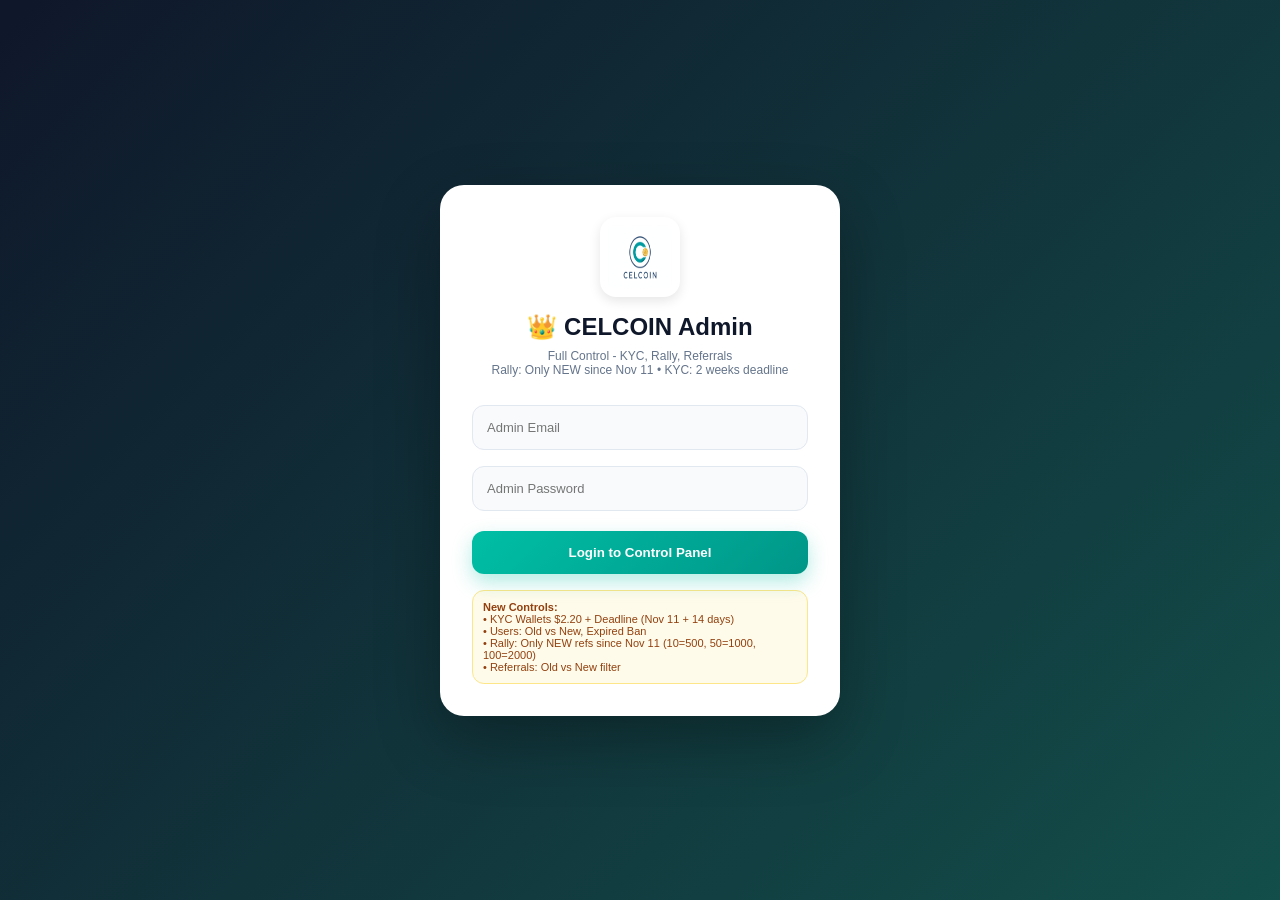
<file: admin.html>
<!DOCTYPE html>
<html><head><meta charset="UTF-8"><title>Admin Login - CELCOIN</title>
<meta name="viewport" content="width=device-width, initial-scale=1.0">
<style>*{margin:0;padding:0;box-sizing:border-box;font-family:'Outfit',sans-serif}body{background:linear-gradient(135deg,#0f172a,#134e4a);color:white;display:flex;justify-content:center;align-items:center;height:100vh} .login-box{background:#fff;padding:32px;border-radius:24px;width:400px;max-width:90%;color:#0f172a;box-shadow:0 24px 64px rgba(0,0,0,0.3)} h2{text-align:center;color:#0f172a;margin-bottom:8px;font-family:'Space Grotesk',sans-serif;font-weight:800} p{text-align:center;color:#64748b;font-size:12px;margin-bottom:20px} input{width:100%;padding:14px;margin:8px 0;border:1px solid #e2e8f0;border-radius:12px;background:#f8fafc;color:#0f172a;font-size:13px} .btn{width:100%;padding:14px;background:linear-gradient(135deg,#00bfa5,#009688);color:white;border:none;border-radius:12px;font-weight:800;cursor:pointer;margin-top:12px;box-shadow:0 8px 20px rgba(0,191,165,0.3)} .error{color:#ef4444;text-align:center;margin-top:10px;display:none;font-size:12px} .logo{width:80px;height:80px;margin:0 auto 16px;display:block;border-radius:16px;background:#fff;padding:8px;box-shadow:0 4px 12px rgba(0,0,0,0.1)}</style>
</head><body>
<div class="login-box"><img src="[data-uri]" class="logo"><h2>👑 CELCOIN Admin</h2><p>Full Control - KYC, Rally, Referrals<br>Rally: Only NEW since Nov 11 • KYC: 2 weeks deadline</p>
<input type="email" id="adminEmail" placeholder="Admin Email"><input type="password" id="adminPass" placeholder="Admin Password"><button class="btn" onclick="adminLogin()">Login to Control Panel</button><p class="error" id="error">Wrong email or password</p>
<div style="margin-top:16px;background:#fffbeb;border:1px solid #fde68a;border-radius:12px;padding:10px;font-size:11px;color:#92400e"><b>New Controls:</b><br>• KYC Wallets $2.20 + Deadline (Nov 11 + 14 days)<br>• Users: Old vs New, Expired Ban<br>• Rally: Only NEW refs since Nov 11 (10=500, 50=1000, 100=2000)<br>• Referrals: Old vs New filter</div>
</div>
<script>
const ADMIN_EMAIL = "philip00mark@yahoo.com";
const ADMIN_PASS = "Cshinemy00";
function adminLogin(){
  let email = document.getElementById('adminEmail').value.toLowerCase();
  let pass = document.getElementById('adminPass').value;
  if(email === ADMIN_EMAIL && pass === ADMIN_PASS){
    localStorage.setItem('isAdmin','true');window.location='adminpanel.html'
  } else document.getElementById('error').style.display='block';
}
</script></body></html>
</file>
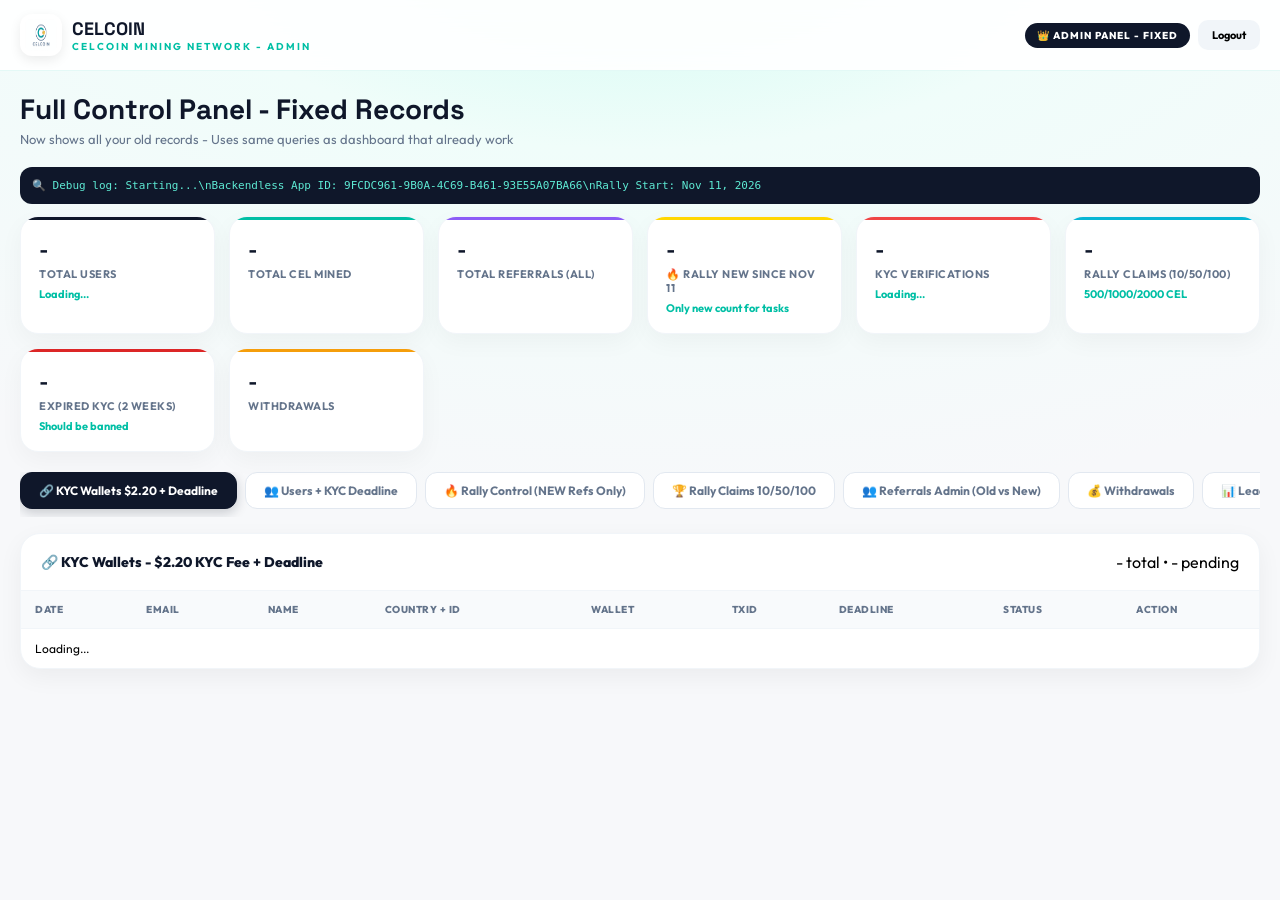
<file: adminpanel.html>
<!DOCTYPE html>
<html>
<head>
<title>Admin Panel - CELCOIN - Fixed Records</title>
<meta name="viewport" content="width=device-width, initial-scale=1.0">
<link href="https://fonts.googleapis.com/css2?family=Outfit:wght@400;600;700;800&family=Space+Grotesk:wght@600;700;800&display=swap" rel="stylesheet">
<script src="https://api.backendless.com/sdk/js/latest/backendless.min.js"></script>
<style>
*{margin:0;padding:0;box-sizing:border-box;font-family:'Outfit',sans-serif}
body{background:#f0fdfa;background:radial-gradient(1200px 600px at 50% -10%, #ccfbf1 0%, #f0fdfa 40%, #f7f8fa 100%);min-height:100vh;padding-bottom:40px}
header{display:flex;justify-content:space-between;align-items:center;padding:14px 20px;background:rgba(255,255,255,0.9);backdrop-filter:blur(16px);border-bottom:1px solid rgba(0,191,165,0.1);position:sticky;top:0;z-index:20}
.logo-wrap{display:flex;align-items:center;gap:10px}
.logo-img{width:42px;height:42px;border-radius:12px;background:#fff;padding:5px;box-shadow:0 4px 12px rgba(0,0,0,0.08)}
.logo-text b{font-family:'Space Grotesk',sans-serif;font-size:18px;font-weight:800;color:#0f172a} .logo-text span{font-size:10px;font-weight:700;letter-spacing:2px;color:#00bfa5;text-transform:uppercase;display:block}
.admin-badge{background:#0f172a;color:#fff;padding:6px 12px;border-radius:20px;font-size:10px;font-weight:800;letter-spacing:1px}
.container{padding:20px;max-width:1400px;margin:auto}
.page-title{font-family:'Space Grotesk',sans-serif;font-size:28px;font-weight:800;color:#0f172a;margin-bottom:4px}
.page-sub{font-size:13px;color:#64748b;margin-bottom:20px}
.stats-grid{display:grid;grid-template-columns:repeat(auto-fit,minmax(180px,1fr));gap:14px;margin-bottom:20px}
.stat-card{background:#fff;border:1px solid #f1f5f9;padding:18px;border-radius:18px;box-shadow:0 8px 24px rgba(0,0,0,0.04);position:relative;overflow:hidden}
.stat-card::before{content:'';position:absolute;top:0;left:0;right:0;height:3px}
.stat-card.total::before{background:#0f172a} .stat-card.cel::before{background:#00bfa5} .stat-card.usd::before{background:#f59e0b} .stat-card.ref::before{background:#8b5cf6} .stat-card.rally::before{background:#FFD700} .stat-card.kyc::before{background:#ef4444} .stat-card.task::before{background:#06b6d4} .stat-card.ban::before{background:#dc2626}
.stat-card b{font-family:'Space Grotesk',sans-serif;font-size:22px;color:#0f172a;display:block} .stat-card span{font-size:11px;color:#64748b;font-weight:700;text-transform:uppercase;letter-spacing:0.5px;margin-top:4px;display:block}
.stat-card small{font-size:11px;color:#00bfa5;font-weight:700;margin-top:6px;display:block}
.tabs{display:flex;gap:8px;overflow-x:auto;padding-bottom:8px;margin-bottom:16px}
.tab-btn{padding:10px 18px;border-radius:12px;border:1px solid #e2e8f0;background:#fff;font-weight:700;font-size:12px;color:#64748b;cursor:pointer;white-space:nowrap;transition:all .2s}
.tab-btn.active{background:#0f172a;color:#fff;border-color:#0f172a;box-shadow:0 4px 12px rgba(15,23,42,0.2)}
.box{background:#fff;border:1px solid #f1f5f9;border-radius:20px;overflow:hidden;box-shadow:0 8px 24px rgba(0,0,0,0.05);margin-bottom:20px}
.box-header{padding:18px 20px;border-bottom:1px solid #f1f5f9;display:flex;justify-content:space-between;align-items:center;flex-wrap:wrap;gap:10px}
.box-header h3{font-size:14px;font-weight:800;color:#0f172a}
.table-wrap{overflow-x:auto}
table{width:100%;border-collapse:collapse;font-size:12px}
th{text-align:left;padding:12px 14px;background:#f8fafc;font-size:10px;font-weight:800;color:#64748b;text-transform:uppercase;letter-spacing:0.5px;white-space:nowrap}
td{padding:12px 14px;border-top:1px solid #f1f5f9;vertical-align:top}
.badge{padding:4px 10px;border-radius:20px;font-size:10px;font-weight:700;display:inline-block}
.badge-green{background:#ecfdf5;color:#065f46} .badge-yellow{background:#fffbeb;color:#92400e} .badge-red{background:#fef2f2;color:#991b1b} .badge-blue{background:#eff6ff;color:#1e40af} .badge-gold{background:#fef3c7;color:#92400e} .badge-rally{background:#FFD700;color:#000}
.btn-sm{padding:6px 12px;border-radius:10px;border:none;font-size:11px;font-weight:700;cursor:pointer;margin-right:4px}
.btn-pay{background:#0f172a;color:#fff} .btn-ban{background:#fef2f2;color:#991b1b;border:1px solid #fecaca} .btn-view{background:#f1f5f9;color:#0f172a} .btn-approve{background:#10b981;color:#fff} .btn-rally{background:#FFD700;color:#000}
.alert{padding:14px;border-radius:14px;font-size:12px;line-height:1.5;display:flex;gap:10px;margin-bottom:16px}
.alert-yellow{background:#fffbeb;border:1px solid #fde68a;color:#92400e} .alert-green{background:#ecfdf5;border:1px solid #a7f3d0;color:#065f46} .alert-red{background:#fef2f2;border:1px solid #fecaca;color:#991b1b}
input, select{padding:10px 14px;border:1px solid #e2e8f0;border-radius:12px;font-size:12px;background:#fff}
.debug-box{background:#0f172a;color:#5eead4;padding:12px;border-radius:12px;font-family:monospace;font-size:11px;margin-bottom:12px;white-space:pre-wrap;max-height:200px;overflow-y:auto}
</style>
</head>
<body>
<header>
  <div class="logo-wrap"><img src="[data-uri]" class="logo-img"><div class="logo-text"><b>CELCOIN</b><span>celcoin mining network - ADMIN</span></div></div>
  <div style="display:flex;gap:8px;align-items:center"><span class="admin-badge">👑 ADMIN PANEL - FIXED</span><button onclick="logout()" style="background:#f1f5f9;border:none;padding:8px 14px;border-radius:10px;font-weight:700;font-size:11px;cursor:pointer">Logout</button></div>
</header>
<div class="container">
  <div class="page-title">Full Control Panel - Fixed Records</div>
  <div class="page-sub">Now shows all your old records - Uses same queries as dashboard that already work</div>
  <div class="debug-box" id="debugLog">🔍 Debug log: Starting...\nBackendless App ID: 9FCDC961-9B0A-4C69-B461-93E55A07BA66\nRally Start: Nov 11, 2026</div>
  <div class="stats-grid">
    <div class="stat-card total"><b id="statUsers">-</b><span>Total Users</span><small id="statUsersSub">Loading...</small></div>
    <div class="stat-card cel"><b id="statCel">-</b><span>Total CEL Mined</span></div>
    <div class="stat-card ref"><b id="statRefs">-</b><span>Total Referrals (All)</span></div>
    <div class="stat-card rally"><b id="statRallyRefs">-</b><span>🔥 Rally NEW Since Nov 11</span><small>Only new count for tasks</small></div>
    <div class="stat-card kyc"><b id="statKyc">-</b><span>KYC Verifications</span><small id="statKycPending">Loading...</small></div>
    <div class="stat-card task"><b id="statRallyClaims">-</b><span>Rally Claims (10/50/100)</span><small>500/1000/2000 CEL</small></div>
    <div class="stat-card ban"><b id="statExpired">-</b><span>Expired KYC (2 Weeks)</span><small>Should be banned</small></div>
    <div class="stat-card usd"><b id="statWithdraw">-</b><span>Withdrawals</span></div>
  </div>
  <div class="tabs">
    <button class="tab-btn active" onclick="switchTab('wallet', this)">🔗 KYC Wallets $2.20 + Deadline</button>
    <button class="tab-btn" onclick="switchTab('users', this)">👥 Users + KYC Deadline</button>
    <button class="tab-btn" onclick="switchTab('rally', this)">🔥 Rally Control (NEW Refs Only)</button>
    <button class="tab-btn" onclick="switchTab('rallyClaims', this)">🏆 Rally Claims 10/50/100</button>
    <button class="tab-btn" onclick="switchTab('referrals', this)">👥 Referrals Admin (Old vs New)</button>
    <button class="tab-btn" onclick="switchTab('withdrawals', this)">💰 Withdrawals</button>
    <button class="tab-btn" onclick="switchTab('leaderboard', this)">📊 Leaderboard</button>
  </div>
  <div id="tab-wallet" class="box">
    <div class="box-header"><h3>🔗 KYC Wallets - $2.20 KYC Fee + Deadline</h3><div><span id="totalWalletVerifications">-</span> total • <span id="walletPending">-</span> pending</div></div>
    <div class="table-wrap"><table><thead><tr><th>Date</th><th>Email</th><th>Name</th><th>Country + ID</th><th>Wallet</th><th>TxID</th><th>Deadline</th><th>Status</th><th>Action</th></tr></thead><tbody id="walletTable"><tr><td colspan="9">Loading...</td></tr></tbody></table></div>
  </div>
  <div id="tab-users" class="box" style="display:none">
    <div class="box-header"><h3>👥 Users - Shows ALL your old records</h3><div style="display:flex;gap:8px"><input type="text" id="userSearch" placeholder="Search email/name" oninput="loadUsers()"><select id="userFilter" onchange="loadUsers()"><option value="all">All Users</option><option value="old">Old Users (Before Nov 11)</option><option value="new">New Users (After Nov 11)</option><option value="expired">Expired KYC</option><option value="verified">Verified</option><option value="unverified">Unverified</option></select><button class="btn-sm btn-ban" onclick="banExpired()">Ban Expired</button></div></div>
    <div class="table-wrap"><table><thead><tr><th>Registered</th><th>Email / Name</th><th>Country</th><th>Balance</th><th>Referrals (Total / Rally NEW)</th><th>KYC Deadline</th><th>Wallet Status</th><th>Action</th></tr></thead><tbody id="usersTable"><tr><td colspan="8">Loading...</td></tr></tbody></table></div>
  </div>
  <div id="tab-rally" class="box" style="display:none">
    <div class="box-header"><h3>🔥 Rally Control - Only NEW Referrals Since Nov 11 Count</h3><div><span id="rallyTotal">-</span> • <span id="rallyNew">-</span></div></div>
    <div class="table-wrap"><table><thead><tr><th>User Email</th><th>Name</th><th>Total Refs</th><th>🔥 Rally NEW (Since Nov 11)</th><th>Progress 10/50/100</th><th>Next Claim</th><th>Action</th></tr></thead><tbody id="rallyTable"><tr><td colspan="7">Loading...</td></tr></tbody></table></div>
  </div>
  <div id="tab-rallyClaims" class="box" style="display:none">
    <div class="box-header"><h3>🏆 Rally Claims - 10 NEW=500, 50 NEW=1000, 100 NEW=2000 CEL</h3><div><span id="rallyClaimsTotal">-</span></div></div>
    <div class="table-wrap"><table><thead><tr><th>Date</th><th>Email</th><th>Task (NEW Refs)</th><th>Reward</th><th>Rally NEW Count</th><th>Is New Only?</th><th>Status</th><th>Action</th></tr></thead><tbody id="rallyClaimsTable"><tr><td colspan="8">Loading...</td></tr></tbody></table></div>
  </div>
  <div id="tab-referrals" class="box" style="display:none">
    <div class="box-header"><h3>👥 Referrals Admin - Old vs NEW Since Nov 11</h3><div><input type="text" id="refSearch" placeholder="Search user email" oninput="loadReferralsAdmin()"><select id="refFilter" onchange="loadReferralsAdmin()"><option value="all">All Referrals</option><option value="new">Only NEW Since Nov 11</option><option value="old">Only Old Before Nov 11</option></select></div></div>
    <div class="table-wrap"><table><thead><tr><th>Referrer</th><th>Referred User</th><th>Referred Created</th><th>Is Rally NEW?</th><th>Country</th><th>Balance</th><th>Counts for Rally?</th></tr></thead><tbody id="referralsAdminTable"><tr><td colspan="7">Loading...</td></tr></tbody></table></div>
  </div>
  <div id="tab-withdrawals" class="box" style="display:none">
    <div class="box-header"><h3>💰 Withdrawals</h3><div id="withdrawStats">Loading...</div></div>
    <div class="table-wrap"><table><thead><tr><th>Date</th><th>Email</th><th>Amount CEL</th><th>USD</th><th>Wallet</th><th>Status</th><th>Action</th></tr></thead><tbody id="withdrawalsTable"><tr><td colspan="7">Loading...</td></tr></tbody></table></div>
  </div>
  <div id="tab-leaderboard" class="box" style="display:none">
    <div class="box-header"><h3>📊 Leaderboard</h3></div>
    <div class="table-wrap"><table><thead><tr><th>Rank</th><th>Email</th><th>Name</th><th>Total Refs</th><th>🔥 Rally NEW Since Nov 11</th><th>Balance</th><th>Progress</th></tr></thead><tbody id="leaderboardTable"><tr><td colspan="7">Loading...</td></tr></tbody></table></div>
  </div>
</div>
<script>
Backendless.initApp('9FCDC961-9B0A-4C69-B461-93E55A07BA66', '1D7B1EB4-11B4-4FE9-99D6-D146155BA699');
const RALLY_START = new Date('2026-11-11T00:00:00');
const KYC_DAYS = 14;
let debugLog = [];
function logDebug(msg){
  debugLog.push(new Date().toLocaleTimeString() + ': ' + msg);
  document.getElementById('debugLog').innerText = debugLog.slice(-20).join('\n');
  console.log(msg);
}
function getKycDeadline(user){
  let reg = user.created ? new Date(user.created) : new Date();
  let isOld = reg < RALLY_START;
  let deadline = isOld ? new Date(RALLY_START.getTime() + KYC_DAYS*86400000) : new Date(reg.getTime() + KYC_DAYS*86400000);
  return {deadline, reg, isOld};
}
function isExpired(user){
  let d = getKycDeadline(user);
  return new Date() > d.deadline;
}
function switchTab(tabName, btn){
  document.querySelectorAll('[id^="tab-"]').forEach(function(el){el.style.display='none';});
  document.getElementById('tab-'+tabName).style.display='block';
  document.querySelectorAll('.tab-btn').forEach(function(b){b.classList.remove('active');});
  if(btn) btn.classList.add('active');
  if(tabName==='wallet') loadWalletVerifications();
  if(tabName==='users') loadUsers();
  if(tabName==='rally') loadRally();
  if(tabName==='rallyClaims') loadRallyClaims();
  if(tabName==='referrals') loadReferralsAdmin();
  if(tabName==='withdrawals') loadWithdrawals();
  if(tabName==='leaderboard') loadLeaderboard();
}
logDebug('Starting loadDashboard with fixed queries...');
loadDashboard();
loadWalletVerifications();
async function loadDashboard(){
  try{
    logDebug('Loading Users - trying simple find...');
    let users=[];
    try{
      users = await Backendless.Data.of("Users").find({pageSize:100, sortBy: ["created DESC"]});
      logDebug('Found ' + users.length + ' users via find()');
      document.getElementById('statUsers').innerText=users.length + '+';
      document.getElementById('statUsersSub').innerText='Via find() - may be more';
    }catch(e){
      logDebug('Users find() failed: ' + e.message);
      document.getElementById('statUsers').innerText='Error';
      document.getElementById('statUsersSub').innerText=e.message;
    }
    if(users.length>0){
      let totalCel = users.reduce(function(s,u){return s+(u.balance||0);},0);
      document.getElementById('statCel').innerText=totalCel.toLocaleString() + ' CEL';
      let totalRefs=0;
      let rallyNew=0;
      users.forEach(function(u){
        if(u.referredBy || u.referral) totalRefs++;
        if(u.created && new Date(u.created).getTime() >= RALLY_START.getTime() && (u.referredBy || u.referral)) rallyNew++;
      });
      document.getElementById('statRefs').innerText=totalRefs;
      document.getElementById('statRallyRefs').innerText=rallyNew;
      logDebug('Total referrals: ' + totalRefs + ', Rally NEW: ' + rallyNew);
    }
    logDebug('Loading WalletVerifications...');
    let kycRecs=[];
    try{ 
      kycRecs=await Backendless.Data.of("WalletVerifications").find({pageSize:100, sortBy: ["created DESC"]});
      logDebug('WalletVerifications found: ' + kycRecs.length);
    }catch(e){
      logDebug('WalletVerifications failed: ' + e.message + ' - trying WalletConnections');
      try{ 
        kycRecs=await Backendless.Data.of("WalletConnections").find({pageSize:100, sortBy: ["created DESC"]});
        logDebug('WalletConnections found: ' + kycRecs.length);
      }catch(e2){
        logDebug('WalletConnections also failed: ' + e2.message);
      }
    }
    document.getElementById('statKyc').innerText=kycRecs.length;
    document.getElementById('statKycPending').innerText=kycRecs.filter(function(r){return r.status!=='approved';}).length+' pending';
    logDebug('Loading TaskClaims...');
    try{
      let claims=await Backendless.Data.of("TaskClaims").find({pageSize:100});
      let rallyClaims=claims.filter(function(c){return c.rally===true || c.reward==500 || c.reward==1000 || c.reward==2000;});
      document.getElementById('statRallyClaims').innerText=rallyClaims.length;
      logDebug('TaskClaims total: ' + claims.length + ', rally: ' + rallyClaims.length);
    }catch(e){
      logDebug('TaskClaims failed: ' + e.message);
      document.getElementById('statRallyClaims').innerText='0 (table missing?)';
    }
    logDebug('Checking expired...');
    if(users.length>0){
      let expiredCount=users.filter(function(u){ if(u.walletVerified || u.kycStatus==='approved') return false; return isExpired(u); }).length;
      document.getElementById('statExpired').innerText=expiredCount;
      logDebug('Expired KYC: ' + expiredCount);
    }
    logDebug('Loading Withdrawals...');
    try{
      let w=await Backendless.Data.of("Withdrawals").find({pageSize:100});
      document.getElementById('statWithdraw').innerText=w.length;
      logDebug('Withdrawals found: ' + w.length);
    }catch(e){
      logDebug('Withdrawals failed: ' + e.message);
      document.getElementById('statWithdraw').innerText='0';
    }
    logDebug('Dashboard loaded successfully!');
  }catch(e){
    logDebug('Dashboard error: ' + e.message);
  }
}
async function loadWalletVerifications(){
  try{
    logDebug('Loading wallet verifications for table...');
    let recs=[];
    try{ recs=await Backendless.Data.of("WalletVerifications").find({pageSize:100, sortBy: ["created DESC"]}); }catch(e){ try{ recs=await Backendless.Data.of("WalletConnections").find({pageSize:100, sortBy: ["created DESC"]}); }catch(e2){} }
    document.getElementById('totalWalletVerifications').innerText=recs.length;
    document.getElementById('walletPending').innerText=recs.filter(function(r){return r.status!=='approved';}).length+' pending';
    logDebug('Wallet table: ' + recs.length + ' records');
    let html='';
    for(let r of recs){
      let date=r.created?new Date(r.created).toLocaleString():'-';
      let userDeadline='-';
      let isExp=false;
      try{
        let u=await Backendless.Data.of("Users").findById(r.ownerId);
        if(u){
          let d=getKycDeadline(u);
          userDeadline=d.deadline.toLocaleDateString() + (d.isOld ? ' (Old)' : ' (New)') + (isExpired(u) ? ' EXPIRED' : '');
          isExp=isExpired(u);
        }
      }catch(e){}
      html+='<tr style="'+(isExp?'background:#fef2f2':'')+'"><td>'+date+'</td><td>'+(r.userEmail||r.ownerId||'')+'</td><td>'+(r.userName||'')+'</td><td><span class="badge badge-blue">'+(r.country||'-')+'</span><br><small>'+(r.verificationMethod||'')+': '+(r.verificationNumber||r.verificationValue||'')+'</small></td><td style="font-family:monospace;font-size:11px;max-width:140px;overflow:hidden">'+(r.walletAddress||r.wallet||'')+'<br><small>'+(r.walletType||'')+'</small></td><td style="font-family:monospace;font-size:10px">'+(r.txId||r.transactionId||'-')+'</td><td style="font-size:11px">'+userDeadline+'</td><td><span class="badge '+(r.status==='approved'?'badge-green': isExp?'badge-red':'badge-yellow')+'">'+(r.status||'pending')+'</span></td><td>'+(r.status!=='approved'?'<button class="btn-sm btn-approve" onclick="approveWallet(''+r.objectId+'',''+(r.userEmail||'')+'')">Approve</button>':'')+'<button class="btn-sm btn-view" onclick="navigator.clipboard.writeText(''+(r.walletAddress||'')+'')">Copy</button></td></tr>';
    }
    document.getElementById('walletTable').innerHTML=html||'<tr><td colspan="9" style="text-align:center;padding:20px">No KYC verifications yet - This is normal if no one verified yet. Your old user records should show in Users tab.</td></tr>';
  }catch(e){ 
    logDebug('Wallet table error: ' + e.message);
    document.getElementById('walletTable').innerHTML='<tr><td colspan="9">Error: '+e.message+'</td></tr>'; 
  }
}
async function loadUsers(){
  try{
    logDebug('Loading users table...');
    let search=document.getElementById('userSearch')?document.getElementById('userSearch').value:'';
    let filter=document.getElementById('userFilter')?document.getElementById('userFilter').value:'all';
    let where='';
    if(search) where="(email LIKE '%"+search+"%' OR name LIKE '%"+search+"%')";
    let users=await Backendless.Data.of("Users").find({where: where, pageSize:100, sortBy: ["created DESC"]});
    logDebug('Users table: ' + users.length + ' found with filter ' + filter);
    if(filter==='old') users=users.filter(function(u){ let reg=u.created?new Date(u.created):new Date(); return reg < RALLY_START; });
    if(filter==='new') users=users.filter(function(u){ let reg=u.created?new Date(u.created):new Date(); return reg >= RALLY_START; });
    if(filter==='expired') users=users.filter(function(u){ if(u.walletVerified || u.kycStatus==='approved') return false; return isExpired(u); });
    if(filter==='verified') users=users.filter(function(u){return u.walletVerified || u.kycStatus==='approved';});
    if(filter==='unverified') users=users.filter(function(u){return !(u.walletVerified || u.kycStatus==='approved');});
    let html='';
    for(let u of users){
      let d=getKycDeadline(u);
      let exp=isExpired(u);
      let totalRefs=0;
      let rallyRefs=0;
      try{
        let whereRef="(referredBy = '"+u.email+"' OR referral = '"+u.email+"')";
        let refs=await Backendless.Data.of("Users").find({where: whereRef, pageSize: 100});
        totalRefs=refs.length;
        rallyRefs=refs.filter(function(r){ if(!r.created) return false; return new Date(r.created).getTime() >= RALLY_START.getTime(); }).length;
      }catch(e){}
      let walletStatus='Not verified';
      try{
        let q="ownerId = '"+u.objectId+"'";
        let recs=await Backendless.Data.of("WalletVerifications").find({where: q, pageSize:1, sortBy: ["created DESC"]});
        if(recs.length>0) walletStatus=recs[0].status||'pending';
        else{
          let recs2=await Backendless.Data.of("WalletConnections").find({where: q, pageSize:1, sortBy: ["created DESC"]});
          if(recs2.length>0) walletStatus=recs2[0].status||'pending';
        }
      }catch(e){}
      html+='<tr style="'+(exp && walletStatus!=='approved'?'background:#fef2f2':'')+'"><td>'+(u.created?new Date(u.created).toLocaleDateString():'-')+'<br><small>'+(d.isOld?'Old':'New')+'</small></td><td><b>'+(u.email||'')+'</b><br><small>'+(u.name||'')+'</small></td><td>'+(u.country||'-')+'</td><td><b>'+(u.balance||0)+' CEL</b></td><td><b>'+totalRefs+' total</b><br><span class="badge badge-gold">NEW '+rallyRefs+'</span></td><td>'+d.deadline.toLocaleDateString()+'<br><small style="'+(exp?'color:red;font-weight:800':'')+'">'+(exp?'EXPIRED':'Active')+'</small></td><td><span class="badge '+(walletStatus==='approved'?'badge-green': walletStatus==='pending'?'badge-yellow':'badge-red')+'">'+walletStatus+'</span></td><td><button class="btn-sm btn-view" onclick="viewUser(''+u.objectId+'')">View</button>'+(exp?'<button class="btn-sm btn-ban" onclick="banUserById(''+u.objectId+'')">Ban</button>':'')+'<button class="btn-sm btn-pay" onclick="verifyUserManually(''+u.objectId+'')">Verify</button></td></tr>';
    }
    document.getElementById('usersTable').innerHTML=html||'<tr><td colspan="8" style="text-align:center">No users found - Check debug log above for errors</td></tr>';
  }catch(e){ 
    logDebug('Users table error: ' + e.message);
    document.getElementById('usersTable').innerHTML='<tr><td colspan="8">Error: '+e.message+'<br>Check debug log - Your Backendless Users table may need permissions</td></tr>'; 
  }
}
async function loadRally(){
  try{
    logDebug('Loading rally control...');
    let users=await Backendless.Data.of("Users").find({pageSize:100, sortBy: ["created DESC"]});
    let html='';
    for(let u of users){
      let whereRef="(referredBy = '"+u.email+"' OR referral = '"+u.email+"')";
      let refs=[];
      try{ refs=await Backendless.Data.of("Users").find({where: whereRef, pageSize: 100}); }catch(e){}
      let totalRefs=refs.length;
      let rallyRefs=refs.filter(function(r){ if(!r.created) return false; return new Date(r.created).getTime() >= RALLY_START.getTime(); }).length;
      if(totalRefs===0 && rallyRefs===0) continue;
      let nextClaim = rallyRefs>=100?'Completed all' : rallyRefs>=50?'Next: 100 NEW for 2000 CEL' : rallyRefs>=10?'Next: 50 NEW for 1000 CEL' : 'Next: 10 NEW for 500 CEL';
      html+='<tr><td>'+(u.email||'')+'</td><td>'+(u.name||'')+'</td><td><b>'+totalRefs+' total</b></td><td><span class="badge badge-gold">🔥 '+rallyRefs+' NEW</span></td><td>10:'+Math.min(100, Math.floor((rallyRefs/10)*100))+'% • 50:'+Math.min(100, Math.floor((rallyRefs/50)*100))+'% • 100:'+Math.min(100, Math.floor((rallyRefs/100)*100))+'%</td><td>'+nextClaim+'</td><td><button class="btn-sm btn-view" onclick="viewUser(''+u.objectId+'')">View</button></td></tr>';
    }
    document.getElementById('rallyTable').innerHTML=html||'<tr><td colspan="7" style="text-align:center">No users with referrals yet - This is normal if no one referred yet</td></tr>';
    document.getElementById('rallyTotal').innerText=users.length+' users checked';
  }catch(e){ 
    logDebug('Rally error: ' + e.message);
    document.getElementById('rallyTable').innerHTML='<tr><td colspan="7">Error: '+e.message+'</td></tr>'; 
  }
}
async function loadRallyClaims(){
  try{
    logDebug('Loading rally claims...');
    let claims=[];
    try{ claims=await Backendless.Data.of("TaskClaims").find({pageSize:100, sortBy: ["created DESC"]}); }catch(e){ logDebug('TaskClaims error: ' + e.message); }
    let rallyClaims=claims.filter(function(c){return c.rally===true || c.reward==500 || c.reward==1000 || c.reward==2000;});
    let html='';
    rallyClaims.forEach(function(c){
      let taskLabel=c.taskType==10?'10 NEW = 500 CEL' : c.taskType==50?'50 NEW = 1000 CEL' : c.taskType==100?'100 NEW = 2000 CEL' : (c.reward||'-');
      html+='<tr><td>'+(c.created?new Date(c.created).toLocaleString():'-')+'</td><td>'+(c.userEmail||'')+'</td><td><span class="badge badge-rally">'+taskLabel+'</span></td><td><b>'+(c.reward||0)+' CEL</b></td><td>'+(c.rallyReferralsCount||c.referralsCount||'-')+' NEW</td><td><span class="badge '+(c.isNewReferralsOnly?'badge-green':'badge-yellow')+'">'+(c.isNewReferralsOnly?'Only NEW':'Check')+'</span></td><td><span class="badge badge-green">Claimed</span></td><td><button class="btn-sm btn-ban" onclick="revokeClaim(''+c.objectId+'',''+c.ownerId+'','+(c.reward||0)+')">Revoke</button></td></tr>';
    });
    document.getElementById('rallyClaimsTable').innerHTML=html||'<tr><td colspan="8" style="text-align:center">No rally claims yet</td></tr>';
    document.getElementById('rallyClaimsTotal').innerText=rallyClaims.length+' claims';
  }catch(e){ 
    logDebug('Rally claims error: ' + e.message);
    document.getElementById('rallyClaimsTable').innerHTML='<tr><td colspan="8">Error: '+e.message+'</td></tr>'; 
  }
}
async function loadReferralsAdmin(){
  try{
    logDebug('Loading referrals admin...');
    let search=document.getElementById('refSearch')?document.getElementById('refSearch').value:'';
    let filter=document.getElementById('refFilter')?document.getElementById('refFilter').value:'all';
    let where='';
    if(search) where="(referredBy LIKE '%"+search+"%' OR referral LIKE '%"+search+"%')";
    let users=await Backendless.Data.of("Users").find({where: where, pageSize:100, sortBy: ["created DESC"]});
    let allRefs=users.filter(function(u){return u.referredBy || u.referral;});
    if(filter==='new') allRefs=allRefs.filter(function(u){ if(!u.created) return false; return new Date(u.created).getTime() >= RALLY_START.getTime(); });
    if(filter==='old') allRefs=allRefs.filter(function(u){ if(!u.created) return true; return new Date(u.created).getTime() < RALLY_START.getTime(); });
    let html='';
    allRefs.forEach(function(u){
      let isNew=u.created && new Date(u.created).getTime() >= RALLY_START.getTime();
      html+='<tr style="'+(isNew?'background:#fffbeb':'')+'"><td>'+(u.referredBy||u.referral||'')+'</td><td>'+(u.email||'')+'<br><small>'+(u.name||'')+'</small></td><td>'+(u.created?new Date(u.created).toLocaleString():'-')+'</td><td><span class="badge '+(isNew?'badge-gold':'badge-green')+'">'+(isNew?'NEW Since Nov 11':'Old')+'</span></td><td>'+(u.country||'-')+'</td><td>'+(u.balance||0)+' CEL</td><td><span class="badge '+(isNew?'badge-green':'badge-yellow')+'">'+(isNew?'Counts':'NOT count')+'</span></td></tr>';
    });
    document.getElementById('referralsAdminTable').innerHTML=html||'<tr><td colspan="7" style="text-align:center">No referrals - Check if users have referredBy field set</td></tr>';
  }catch(e){ 
    logDebug('Referrals admin error: ' + e.message);
    document.getElementById('referralsAdminTable').innerHTML='<tr><td colspan="7">Error: '+e.message+'</td></tr>'; 
  }
}
async function loadWithdrawals(){
  try{
    logDebug('Loading withdrawals...');
    let recs=await Backendless.Data.of("Withdrawals").find({pageSize:100, sortBy: ["created DESC"]});
    let html='';
    recs.forEach(function(r){
      html+='<tr><td>'+(r.created?new Date(r.created).toLocaleDateString():'-')+'</td><td>'+(r.userEmail||'')+'</td><td>'+(r.amount||0)+' CEL</td><td>$'+((r.amount||0)*0.05)+'</td><td style="font-family:monospace;font-size:11px">'+((r.wallet||'').substring(0,20))+'...</td><td><span class="badge badge-yellow">'+(r.status||'pending')+'</span></td><td><button class="btn-sm btn-pay">Approve After Launch</button></td></tr>';
    });
    document.getElementById('withdrawalsTable').innerHTML=html||'<tr><td colspan="7" style="text-align:center">No withdrawals</td></tr>';
    document.getElementById('withdrawStats').innerText=recs.length+' total';
  }catch(e){ 
    logDebug('Withdrawals error: ' + e.message);
    document.getElementById('withdrawalsTable').innerHTML='<tr><td colspan="7">Error: '+e.message+'</td></tr>'; 
  }
}
async function loadLeaderboard(){
  try{
    logDebug('Loading leaderboard...');
    let users=await Backendless.Data.of("Users").find({pageSize:100, sortBy: ["balance DESC"]});
    let html='';
    for(let i=0;i<users.length;i++){
      let u=users[i];
      let whereRef="(referredBy = '"+u.email+"' OR referral = '"+u.email+"')";
      let refs=[];
      try{ refs=await Backendless.Data.of("Users").find({where: whereRef, pageSize: 100}); }catch(e){}
      let totalRefs=refs.length;
      let rallyRefs=refs.filter(function(r){ if(!r.created) return false; return new Date(r.created).getTime() >= RALLY_START.getTime(); }).length;
      let progress=Math.min(100, Math.floor((rallyRefs/100)*100));
      html+='<tr><td>#'+(i+1)+'</td><td>'+(u.email||'')+'</td><td>'+(u.name||'')+'</td><td>'+totalRefs+' total</td><td><span class="badge badge-gold">🔥 '+rallyRefs+' NEW</span></td><td><b>'+(u.balance||0)+' CEL</b></td><td><div style="background:#f1f5f9;border-radius:10px;height:6px;width:80px"><div style="background:#00bfa5;height:100%;width:'+progress+'%;border-radius:10px"></div></div><small>'+progress+'% to 100 NEW</small></td></tr>';
    }
    document.getElementById('leaderboardTable').innerHTML=html||'<tr><td colspan="7" style="text-align:center">No data</td></tr>';
  }catch(e){ 
    logDebug('Leaderboard error: ' + e.message);
    document.getElementById('leaderboardTable').innerHTML='<tr><td colspan="7">Error: '+e.message+'</td></tr>'; 
  }
}
async function approveWallet(id,email){
  if(!confirm('Approve KYC? User paid $2.20 - Mark as VERIFIED?')) return;
  try{
    try{ await Backendless.Data.of("WalletVerifications").save({objectId:id,status:'approved',verified:true,paymentStatus:'paid',approvedAt:new Date().toISOString()}); }catch(e){ await Backendless.Data.of("WalletConnections").save({objectId:id,status:'approved',verified:true}); }
    if(email){
      let where="email = '"+email+"'";
      let q=Backendless.DataQueryBuilder.create().setWhereClause(where);
      let users=await Backendless.Data.of("Users").find(q);
      if(users.length>0){ let u=users[0]; u.walletVerified=true; u.kycStatus='approved'; u.walletKycPaid=true; await Backendless.Data.of("Users").save(u); }
    }
    alert('KYC Approved!');
    loadWalletVerifications();
  }catch(e){ alert(e.message); }
}
async function banUserById(id){
  if(!confirm('Ban this user? Deadline expired.')) return;
  try{
    let u=await Backendless.Data.of("Users").findById(id);
    u.isBanned=true;
    u.bannedReason='KYC not completed within 2 weeks deadline';
    u.bannedAt=new Date().toISOString();
    await Backendless.Data.of("Users").save(u);
    alert('User banned');
    loadUsers();
  }catch(e){ alert(e.message); }
}
async function banExpired(){
  if(!confirm('Ban ALL expired KYC users?')) return;
  try{
    let users=await Backendless.Data.of("Users").find({pageSize:100});
    let expired=users.filter(function(u){ if(u.walletVerified || u.kycStatus==='approved' || u.isBanned) return false; return isExpired(u); });
    if(expired.length===0) return alert('No expired users');
    if(!confirm('Ban '+expired.length+' expired users?')) return;
    for(let u of expired){
      u.isBanned=true;
      u.bannedReason='KYC deadline expired - Auto banned';
      u.bannedAt=new Date().toISOString();
      await Backendless.Data.of("Users").save(u);
    }
    alert('Banned '+expired.length+' users');
    loadUsers();
  }catch(e){ alert(e.message); }
}
async function verifyUserManually(id){
  if(!confirm('Manually verify this user?')) return;
  try{
    let u=await Backendless.Data.of("Users").findById(id);
    u.walletVerified=true;
    u.kycStatus='approved';
    await Backendless.Data.of("Users").save(u);
    alert('Verified');
    loadUsers();
  }catch(e){ alert(e.message); }
}
async function revokeClaim(claimId, ownerId, reward){
  if(!confirm('Revoke this rally claim and deduct '+reward+' CEL?')) return;
  try{
    await Backendless.Data.of("TaskClaims").remove(claimId);
    let u=await Backendless.Data.of("Users").findById(ownerId);
    u.balance=Math.max(0, (u.balance||0)-reward);
    await Backendless.Data.of("Users").save(u);
    alert('Revoked '+reward+' CEL. New balance: '+u.balance);
    loadRallyClaims();
  }catch(e){ alert(e.message); }
}
function viewUser(id){ alert('View user: '+id); }
function logout(){ localStorage.removeItem('isAdmin'); window.location='admin.html'; }
</script>
</body>
</html>
</file>
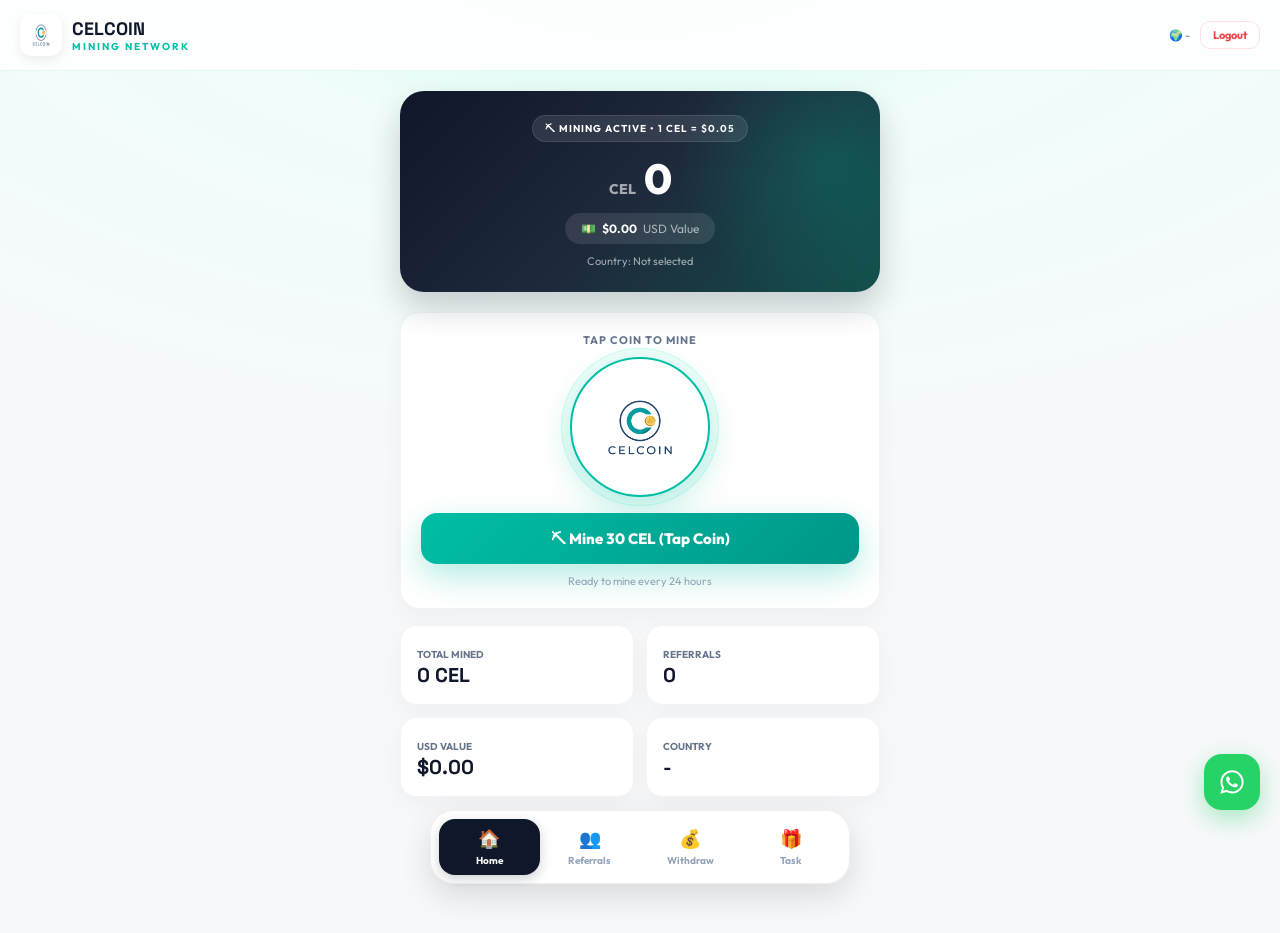
<file: dashboard.html>
<!DOCTYPE html>
<html>
<head>
<meta name="description" content="CELCOIN Dashboard - Track your mining earnings and daily tasks." />
<meta name="google-site-verification" content="0be1c754ccf5390a" />

<title>Dashboard - CELCOIN</title>
<meta name="viewport" content="width=device-width, initial-scale=1.0">
<link href="https://fonts.googleapis.com/css2?family=Outfit:wght@400;600;700;800&family=Space+Grotesk:wght@600;700;800&display=swap" rel="stylesheet">
<style>
*{margin:0;padding:0;box-sizing:border-box;font-family:'Outfit',sans-serif}
body{background:radial-gradient(1200px 600px at 50% -10%, #ccfbf1 0%, #f0fdfa 40%, #f7f8fa 100%);min-height:100vh;padding-bottom:100px}
header{display:flex;justify-content:space-between;align-items:center;padding:14px 20px;background:rgba(255,255,255,0.85);backdrop-filter:blur(16px);border-bottom:1px solid rgba(0,191,165,0.1);position:sticky;top:0;z-index:20}
.logo-wrap{display:flex;align-items:center;gap:10px}
.logo-img{width:42px;height:42px;border-radius:12px;background:#fff;padding:5px;box-shadow:0 4px 12px rgba(0,0,0,0.08)}
.logo-text b{font-family:'Space Grotesk',sans-serif;font-size:18px;font-weight:800;color:#0f172a} .logo-text span{font-size:10px;font-weight:700;letter-spacing:2px;color:#00bfa5;text-transform:uppercase;display:block}
.container{padding:20px;max-width:520px;margin:auto}
.balance-card{background:linear-gradient(135deg,#0f172a 0%, #1e293b 50%, #134e4a 100%);color:#fff;padding:24px;border-radius:24px;position:relative;overflow:hidden;box-shadow:0 16px 32px rgba(15,23,42,0.2);text-align:center;margin-bottom:20px}
.balance-card::before{content:'';position:absolute;top:-40%;right:-20%;width:300px;height:300px;background:radial-gradient(circle, rgba(0,191,165,0.2) 0%, transparent 70%)}
.badge{background:rgba(255,255,255,0.1);border:1px solid rgba(255,255,255,0.1);padding:6px 12px;border-radius:20px;font-size:10px;font-weight:700;letter-spacing:1px;display:inline-block;margin-bottom:10px}
.balance-big{font-family:'Space Grotesk',sans-serif;font-size:42px;font-weight:800;display:flex;justify-content:center;gap:8px;align-items:baseline}
.balance-big small{font-size:14px;opacity:0.6}
.usd{background:rgba(255,255,255,0.1);padding:8px 16px;border-radius:20px;display:inline-flex;font-size:12px;margin-top:8px;gap:6px}
.mine-section{background:#fff;border:1px solid #f1f5f9;padding:20px;border-radius:20px;box-shadow:0 8px 24px rgba(0,0,0,0.04);text-align:center;margin-bottom:16px}
.coin-wrap{width:140px;height:140px;margin:10px auto 16px;position:relative;cursor:pointer;transition:all .2s}
.coin-wrap:active{transform:scale(0.95)}
.coin-wrap.disabled{opacity:0.5;cursor:not-allowed;filter:grayscale(0.5)}
.coin-img{width:100%;height:100%;border-radius:50%;background:#fff;padding:8px;box-shadow:0 12px 32px rgba(0,191,165,0.25), 0 0 0 8px #f0fdfa, 0 0 0 9px #ccfbf1;object-fit:contain;animation:float 3s ease-in-out infinite}
@keyframes float{0%,100%{transform:translateY(0)}50%{transform:translateY(-6px)}}
@keyframes pulse-ring{0%{transform:scale(0.8);opacity:1}100%{transform:scale(1.4);opacity:0}}
.pulse-ring{position:absolute;inset:0;border-radius:50%;border:2px solid #00bfa5;animation:pulse-ring 2s cubic-bezier(0.455,0.03,0.515,0.955) infinite}
.mine-btn{width:100%;padding:16px;background:linear-gradient(135deg,#00bfa5,#009688);color:#fff;border:none;border-radius:16px;font-weight:800;font-size:15px;cursor:pointer;box-shadow:0 12px 32px rgba(0,191,165,0.3);transition:all .2s}
.mine-btn:disabled{background:#e2e8f0;color:#94a3b8;box-shadow:none;cursor:not-allowed}
.mine-btn:hover:not(:disabled){transform:translateY(-2px)}
.stats{display:grid;grid-template-columns:1fr 1fr;gap:12px;margin-bottom:16px}
.stat{background:#fff;border:1px solid #f1f5f9;padding:16px;border-radius:16px;box-shadow:0 8px 24px rgba(0,0,0,0.04)}
.stat b{font-size:20px;display:block;color:#0f172a;font-family:'Space Grotesk',sans-serif} .stat span{font-size:10px;color:#64748b;font-weight:700;text-transform:uppercase}
.nav{position:fixed;bottom:16px;left:50%;transform:translateX(-50%);background:rgba(255,255,255,0.92);backdrop-filter:blur(20px);border:1px solid rgba(0,0,0,0.06);display:flex;justify-content:space-around;padding:8px;border-radius:24px;box-shadow:0 12px 32px rgba(0,0,0,0.12);width:calc(100% - 32px);max-width:420px;z-index:30}
.nav a{flex:1;text-align:center;color:#94a3b8;text-decoration:none;font-size:10px;font-weight:700;display:flex;flex-direction:column;align-items:center;gap:4px;padding:8px 4px;border-radius:16px;transition:all .2s}
.nav a i{font-size:18px;font-style:normal} .nav a.active{background:#0f172a;color:#fff;box-shadow:0 4px 12px rgba(15,23,42,0.2)}
.whatsapp-float{position:fixed;width:56px;height:56px;bottom:90px;right:20px;background:#25D366;border-radius:18px;display:flex;align-items:center;justify-content:center;box-shadow:0 8px 24px rgba(37,211,102,0.4);z-index:25;animation:pulse-whatsapp 2s infinite;text-decoration:none}
@keyframes pulse-whatsapp{0%{box-shadow:0 0 0 0 rgba(37,211,102,0.7)}70%{box-shadow:0 0 0 14px rgba(37,211,102,0)}100%{box-shadow:0 0 0 0 rgba(37,211,102,0)}}
.whatsapp-float svg{width:28px;height:28px;fill:white}
#countryModal{display:none;position:fixed;inset:0;background:rgba(4,10,15,0.75);backdrop-filter:blur(12px);z-index:9999;justify-content:center;align-items:center;padding:20px}
.country-box{background:#fff;width:100%;max-width:420px;border-radius:24px;overflow:hidden;box-shadow:0 24px 64px rgba(0,0,0,0.4);max-height:85vh;display:flex;flex-direction:column;animation:pop .3s ease}
@keyframes pop{from{transform:scale(0.9);opacity:0}to{transform:scale(1);opacity:1}}
.country-header{padding:20px;background:linear-gradient(135deg,#0f172a,#134e4a);color:#fff;text-align:center}
.country-header h2{font-family:'Space Grotesk',sans-serif;font-size:18px;font-weight:800;margin-bottom:6px}
.country-header p{font-size:12px;opacity:0.7;line-height:1.4}
.search-country{margin:12px;padding:0 16px}
.search-country input{width:100%;padding:12px 16px;border:1.5px solid #e2e8f0;border-radius:12px;background:#f8fafc;font-size:13px;outline:none}
.search-country input:focus{border-color:#00bfa5;background:#fff;box-shadow:0 0 0 3px rgba(0,191,165,0.1)}
.countries-list{overflow-y:auto;flex:1;padding:0 12px 12px;max-height:320px}
.country-item{padding:12px 14px;border-radius:10px;cursor:pointer;display:flex;align-items:center;justify-content:space-between;transition:all .2s;border:1px solid transparent;font-size:13px}
.country-item:hover{background:#f0fdfa;border-color:#ccfbf1}
.country-item.selected{background:#0f172a;color:#fff;border-color:#0f172a}
.country-footer{padding:16px;border-top:1px solid #f1f5f9}
.btn-country{width:100%;padding:14px;background:linear-gradient(135deg,#00bfa5,#009688);color:#fff;border:none;border-radius:12px;font-weight:800;font-size:14px;cursor:pointer;box-shadow:0 8px 20px rgba(0,191,165,0.3)}
.btn-country:disabled{background:#e2e8f0;color:#94a3b8;box-shadow:none;cursor:not-allowed}
</style>
</head>
<body>
<header>
  <div class="logo-wrap">
    <img src="[data-uri]" class="logo-img" alt="CELCOIN">
    <div class="logo-text"><b>CELCOIN</b><span>MINING NETWORK</span></div>
  </div>
  <div style="display:flex;align-items:center;gap:10px">
    <div style="font-size:11px;color:#64748b" id="userCountryDisplay">🌍 -</div>
    <button onclick="logout()" style="background:#fff;border:1px solid #fee2e2;color:#ef4444;padding:6px 12px;border-radius:10px;font-weight:700;font-size:11px;cursor:pointer">Logout</button>
  </div>
</header>

<div class="container">
  <div class="balance-card">
    <div class="badge">⛏ MINING ACTIVE • 1 CEL = $0.05</div>
    <div class="balance-big"><small>CEL</small><span id="balance">0</span></div>
    <div class="usd">💵 <b id="usdValue">$0.00</b> <span style="opacity:0.6">USD Value</span></div>
    <div style="margin-top:10px;font-size:11px;opacity:0.6" id="countryInfo">Country: Not selected</div>
  </div>

  <div class="mine-section">
    <div style="font-size:11px;font-weight:700;color:#64748b;letter-spacing:1px;text-transform:uppercase;margin-bottom:6px">Tap Coin to Mine</div>
    <div class="coin-wrap" id="coinWrap" onclick="mine()">
      <div class="pulse-ring"></div>
      <img src="[data-uri]" class="coin-img" alt="Mine Coin">
    </div>
    <button class="mine-btn" id="mineBtn" onclick="mine()">⛏ Mine 30 CEL (Tap Coin)</button>
    <div style="margin-top:10px;font-size:11px;color:#94a3b8" id="mineTimer">Ready to mine every 24 hours</div>
  </div>

  <div class="stats">
    <div class="stat"><span>Total Mined</span><b id="totalMined">0 CEL</b></div>
    <div class="stat"><span>Referrals</span><b id="refCount">0</b></div>
    <div class="stat"><span>USD Value</span><b id="usdStat">$0.00</b></div>
    <div class="stat"><span>Country</span><b id="countryStat">-</b></div>
  </div>
</div>

<a href="https://whatsapp.com/channel/0029Vb8RiME2ZjCnd1P0Vb1p" target="_blank" class="whatsapp-float"><svg viewBox="0 0 24 24"><path d="M19.05 4.91A9.82 9.82 0 0 0 12.04 2C6.58 2 2.1 6.47 2.1 11.93c0 1.75.46 3.45 1.32 4.95L2 22l5.25-1.38a9.82 9.82 0 0 0 4.79 1.22h.01c5.46 0 9.94-4.47 9.94-9.93 0-2.65-1.03-5.14-2.94-7ZM12.05 20.03h-.01a8.15 8.15 0 0 1-4.15-1.13l-.3-.18-3.12.82.83-3.04-.2-.31a8.2 8.2 0 0 1-1.26-4.26c0-4.54 3.7-8.24 8.25-8.24 2.2 0 4.27.86 5.82 2.42a8.18 8.18 0 0 1 2.41 5.81c0 4.55-3.7 8.25-8.27 8.25Zm4.52-6.17c-.25-.12-1.47-.73-1.7-.81-.23-.08-.39-.12-.56.12-.17.25-.64.81-.79.97-.14.17-.29.19-.54.06-.25-.12-1.05-.39-2-1.23-.74-.66-1.24-1.47-1.38-1.72-.14-.25-.02-.38.1-.5.11-.11.25-.29.37-.43.12-.14.16-.25.25-.41.08-.17.04-.31-.02-.43-.06-.12-.56-1.35-.77-1.85-.2-.48-.4-.42-.56-.43h-.48c-.17 0-.43.06-.66.31-.23.25-.87.85-.87 2.08 0 1.22.89 2.4 1.02 2.57.12.17 1.75 2.67 4.24 3.74.59.26 1.05.41 1.41.52.59.19 1.13.16 1.56.1.48-.07 1.47-.6 1.68-1.18.2-.58.2-1.08.14-1.18-.06-.11-.23-.17-.48-.29Z"/></svg></a>

<div class="nav">
  <a href="dashboard.html" class="active"><i>🏠</i>Home</a>
  <a href="referrals.html"><i>👥</i>Referrals</a>
  <a href="withdraw.html"><i>💰</i>Withdraw</a>
  <a href="task.html"><i>🎁</i>Task</a>
</div>

<div id="countryModal">
  <div class="country-box">
    <div class="country-header">
      <h2>🌍 Choose Your Country</h2>
      <p>Please select the country you are currently in.<br>Make sure you choose correctly so your rewards and mining earnings can be accurately deposited to you upon launch.</p>
      <div style="margin-top:10px;background:rgba(255,255,255,0.1);padding:8px;border-radius:10px;font-size:11px">💵 1 CEL = $0.05 • Withdraw after 23 Dec 2026</div>
    </div>
    <div class="search-country">
      <input type="text" id="countrySearch" placeholder="🔍 Search your country..." oninput="filterCountries()">
    </div>
    <div class="countries-list" id="countriesList"></div>
    <div class="country-footer">
      <button class="btn-country" id="confirmCountryBtn" onclick="confirmCountry()" disabled>Select a country first</button>
      <p style="font-size:10px;color:#94a3b8;text-align:center;margin-top:8px">⚠ You can only choose once. Choose carefully for accurate deposit.</p>
    </div>
  </div>
</div>

<script src="//api.backendless.com/sdk/js/latest/backendless.min.js"></script>
<script>
Backendless.initApp('9FCDC961-9B0A-4C69-B461-93E55A07BA66', '1D7B1EB4-11B4-4FE9-99D6-D146155BA699');
let currentUserEmail = localStorage.getItem('userEmail');
let currentUserId = localStorage.getItem('userId');
if(!currentUserEmail) window.location='index.html';
let allCountries = ["Afghanistan","Albania","Algeria","Andorra","Angola","Antigua and Barbuda","Argentina","Armenia","Australia","Austria","Azerbaijan","Bahamas","Bahrain","Bangladesh","Barbados","Belarus","Belgium","Belize","Benin","Bhutan","Bolivia","Bosnia and Herzegovina","Botswana","Brazil","Brunei","Bulgaria","Burkina Faso","Burundi","Cabo Verde","Cambodia","Cameroon","Canada","Central African Republic","Chad","Chile","China","Colombia","Comoros","Congo","Costa Rica","Croatia","Cuba","Cyprus","Czech Republic","Denmark","Djibouti","Dominica","Dominican Republic","Ecuador","Egypt","El Salvador","Equatorial Guinea","Eritrea","Estonia","Eswatini","Ethiopia","Fiji","Finland","France","Gabon","Gambia","Georgia","Germany","Ghana","Greece","Grenada","Guatemala","Guinea","Guinea-Bissau","Guyana","Haiti","Honduras","Hungary","Iceland","India","Indonesia","Iran","Iraq","Ireland","Israel","Italy","Jamaica","Japan","Jordan","Kazakhstan","Kenya","Kiribati","Kuwait","Kyrgyzstan","Laos","Latvia","Lebanon","Lesotho","Liberia","Libya","Liechtenstein","Lithuania","Luxembourg","Madagascar","Malawi","Malaysia","Maldives","Mali","Malta","Marshall Islands","Mauritania","Mauritius","Mexico","Micronesia","Moldova","Monaco","Mongolia","Montenegro","Morocco","Mozambique","Myanmar","Namibia","Nauru","Nepal","Netherlands","New Zealand","Nicaragua","Niger","Nigeria","North Korea","North Macedonia","Norway","Oman","Pakistan","Palau","Palestine","Panama","Papua New Guinea","Paraguay","Peru","Philippines","Poland","Portugal","Qatar","Romania","Russia","Rwanda","Saint Kitts and Nevis","Saint Lucia","Saint Vincent and the Grenadines","Samoa","San Marino","Sao Tome and Principe","Saudi Arabia","Senegal","Serbia","Seychelles","Sierra Leone","Singapore","Slovakia","Slovenia","Solomon Islands","Somalia","South Africa","South Korea","South Sudan","Spain","Sri Lanka","Sudan","Suriname","Sweden","Switzerland","Syria","Taiwan","Tajikistan","Tanzania","Thailand","Timor-Leste","Togo","Tonga","Trinidad and Tobago","Tunisia","Turkey","Turkmenistan","Tuvalu","Uganda","Ukraine","United Arab Emirates","United Kingdom","United States","Uruguay","Uzbekistan","Vanuatu","Vatican City","Venezuela","Vietnam","Yemen","Zambia","Zimbabwe"];
let filteredCountries = allCountries.slice();
let selectedCountry = null;
let userData = null;
const RATE = 0.05;

async function loadData(){
  try{
    userData = await Backendless.Data.of("Users").findById(currentUserId);
    if(!userData){ window.location='index.html'; return; }
    document.getElementById('balance').innerText = (userData.balance||0).toLocaleString();
    document.getElementById('usdValue').innerText = '$' + ((userData.balance||0)*RATE).toFixed(2);
    document.getElementById('totalMined').innerText = (userData.balance||0).toLocaleString() + ' CEL';
    document.getElementById('refCount').innerText = userData.referrals||0;
    document.getElementById('usdStat').innerText = '$' + ((userData.balance||0)*RATE).toFixed(2);
    if(userData.country){
      document.getElementById('countryStat').innerText = userData.country;
      document.getElementById('userCountryDisplay').innerText = '🌍 ' + userData.country;
      document.getElementById('countryInfo').innerText = '🌍 Country: ' + userData.country + ' - Earnings will be deposited accurately';
    } else {
      showCountryModal();
    }
    let lastMine = userData.lastMine ? new Date(userData.lastMine).getTime() : 0;
    let now = Date.now();
    let diff = now - lastMine;
    if(diff < 24*60*60*1000 && lastMine!==0){
      let remaining = 24*60*60*1000 - diff;
      let btn = document.getElementById('mineBtn');
      let coin = document.getElementById('coinWrap');
      btn.disabled = true;
      coin.classList.add('disabled');
      let interval = setInterval(function(){
        remaining -= 1000;
        if(remaining<=0){ btn.disabled=false; btn.innerText='⛏ Mine 30 CEL (Tap Coin)'; document.getElementById('mineTimer').innerText='Ready to mine! Tap the coin'; coin.classList.remove('disabled'); clearInterval(interval); }
        else {
          let h=Math.floor(remaining/(1000*60*60)); let m=Math.floor((remaining%(1000*60*60))/(1000*60)); let s=Math.floor((remaining%(1000*60))/1000);
          btn.innerText = '⏳ Next mine in '+h+'h '+m+'m '+s+'s';
          document.getElementById('mineTimer').innerText = 'Next mining in '+h+'h '+m+'m '+s+'s';
        }
      },1000);
    }
  }catch(e){ console.log(e); }
}

function showCountryModal(){ document.getElementById('countryModal').style.display='flex'; renderCountries(allCountries); }
function renderCountries(list){
  let html='';
  list.forEach(function(c){ let sel = selectedCountry===c ? ' selected' : ''; html += '<div class="country-item'+sel+'" onclick="selectCountry(\''+c.replace(/'/g,"\'")+'\')"><span>🌍 '+c+'</span><span>'+(selectedCountry===c?'✅':'')+'</span></div>'; });
  document.getElementById('countriesList').innerHTML = html || '<div style="text-align:center;padding:20px;color:#94a3b8">No country found</div>';
}
function selectCountry(country){ selectedCountry = country; renderCountries(filteredCountries); let btn = document.getElementById('confirmCountryBtn'); btn.disabled=false; btn.innerText = 'Confirm: '+country+' → Continue Mining'; }
function filterCountries(){ let q = document.getElementById('countrySearch').value.toLowerCase(); filteredCountries = allCountries.filter(function(c){ return c.toLowerCase().includes(q); }); renderCountries(filteredCountries); }
async function confirmCountry(){
  if(!selectedCountry) return alert('Please select a country');
  let btn = document.getElementById('confirmCountryBtn'); btn.innerText='Saving...'; btn.disabled=true;
  try{ userData.country = selectedCountry; await Backendless.Data.of("Users").save(userData); document.getElementById('countryModal').style.display='none'; document.getElementById('countryStat').innerText = selectedCountry; document.getElementById('userCountryDisplay').innerText = '🌍 ' + selectedCountry; document.getElementById('countryInfo').innerText = '🌍 Country: ' + selectedCountry + ' - Earnings will be deposited accurately'; alert('✅ Country set to '+selectedCountry+'! Your rewards and mining earnings will be accurately deposited upon launch on 23 Dec 2026.'); }catch(e){ alert('Error: '+e.message); btn.disabled=false; }
}
async function mine(){
  if(!userData) return;
  if(!userData.country){ showCountryModal(); return alert('Please select your country first for accurate deposit'); }
  let btn = document.getElementById('mineBtn'); if(btn.disabled) return;
  btn.disabled=true; btn.innerText='Mining...';
  let coin = document.getElementById('coinWrap'); coin.classList.add('disabled');
  try{ userData.balance = (userData.balance||0)+30; userData.lastMine = new Date().toISOString(); await Backendless.Data.of("Users").save(userData); document.getElementById('balance').innerText = userData.balance.toLocaleString(); document.getElementById('usdValue').innerText = '$' + (userData.balance*RATE).toFixed(2); document.getElementById('totalMined').innerText = userData.balance.toLocaleString()+' CEL'; document.getElementById('usdStat').innerText = '$' + (userData.balance*RATE).toFixed(2); alert('🎉 Mined 30 CEL! New balance: '+userData.balance+' CEL ($'+(userData.balance*RATE).toFixed(2)+')'); location.reload(); }catch(e){ alert(e.message); btn.disabled=false; coin.classList.remove('disabled'); }
}
function logout(){ localStorage.clear(); window.location='index.html'; }
loadData();
</script>
</body>
</html>
</file>
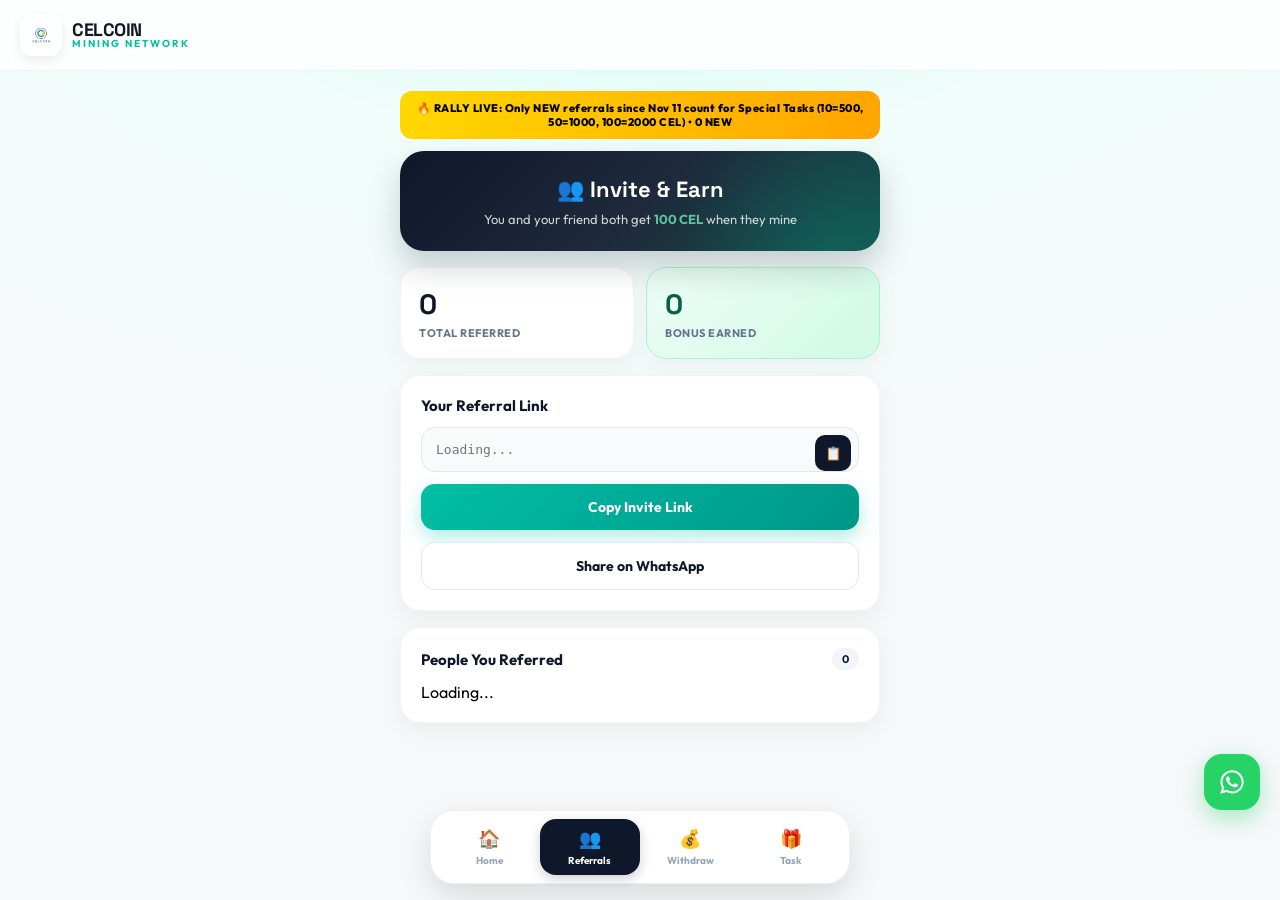
<file: referrals.html>
<!DOCTYPE html>
<html>
<head>
<title>Referrals - CELCOIN</title>
<meta name="viewport" content="width=device-width, initial-scale=1.0">
<link href="https://fonts.googleapis.com/css2?family=Outfit:wght@400;600;700;800&family=Space+Grotesk:wght@600;700&display=swap" rel="stylesheet">
<style>
*{margin:0;padding:0;box-sizing:border-box;font-family:'Outfit',sans-serif}
body{background:radial-gradient(1200px 600px at 50% -10%, #ccfbf1 0%, #f0fdfa 40%, #f7f8fa 100%);min-height:100vh;padding-bottom:100px}
header{display:flex;justify-content:space-between;align-items:center;padding:14px 20px;background:rgba(255,255,255,0.85);backdrop-filter:blur(16px);border-bottom:1px solid rgba(0,191,165,0.1);position:sticky;top:0;z-index:20}
.logo-wrap{display:flex;align-items:center;gap:10px}
.logo-img{width:42px;height:42px;border-radius:12px;object-fit:contain;background:#fff;box-shadow:0 4px 12px rgba(0,0,0,0.08);padding:4px}
.logo-text{display:flex;flex-direction:column;line-height:1}
.logo-text b{font-family:'Space Grotesk',sans-serif;font-size:18px;font-weight:800;letter-spacing:-0.5px;color:#0f172a}
.logo-text span{font-size:10px;font-weight:700;letter-spacing:2px;color:#00bfa5;text-transform:uppercase}
.container{padding:20px;max-width:520px;margin:auto}
.hero{background:linear-gradient(135deg,#0f172a 0%, #1e293b 50%, #134e4a 100%);color:#fff;padding:24px;border-radius:24px;position:relative;overflow:hidden;box-shadow:0 16px 32px rgba(15,23,42,0.2);text-align:center;margin-bottom:16px}
.hero::before{content:'';position:absolute;top:-40%;right:-20%;width:300px;height:300px;background:radial-gradient(circle, rgba(0,191,165,0.2) 0%, transparent 70%)}
.hero h2{font-family:'Space Grotesk',sans-serif;font-size:22px;position:relative}
.hero p{font-size:13px;opacity:0.8;margin-top:8px;position:relative}
.stat-row{display:grid;grid-template-columns:1fr 1fr;gap:12px;margin-bottom:16px}
.stat-card{background:#fff;border:1px solid #f1f5f9;padding:18px;border-radius:20px;box-shadow:0 8px 24px rgba(0,0,0,0.04)}
.stat-card b{font-family:'Space Grotesk',sans-serif;font-size:28px;color:#0f172a;display:block}
.stat-card span{font-size:11px;color:#64748b;font-weight:700;letter-spacing:0.5px;text-transform:uppercase;margin-top:4px;display:block}
.stat-card.cel{background:linear-gradient(135deg,#ecfdf5,#d1fae5);border-color:#a7f3d0}
.stat-card.cel b{color:#065f46}
.box{background:#fff;padding:20px;border-radius:20px;box-shadow:0 8px 24px rgba(0,0,0,0.05);margin-bottom:16px;border:1px solid #f1f5f9}
.box h3{font-size:15px;color:#0f172a;margin-bottom:12px;font-weight:700}
.ref-input-wrap{position:relative}
.ref-input-wrap input{width:100%;padding:14px 50px 14px 14px;border:1px solid #e2e8f0;border-radius:14px;background:#f8fafc;font-size:13px;font-family:monospace;color:#0f172a}
.copy-icon{position:absolute;right:8px;top:8px;width:36px;height:36px;background:#0f172a;color:#fff;border:none;border-radius:10px;display:flex;align-items:center;justify-content:center;cursor:pointer}
.btn{background:#0f172a;color:#fff;border:none;padding:14px;width:100%;border-radius:14px;font-size:14px;font-weight:700;cursor:pointer;transition:all .2s;margin-top:12px}
.btn:hover{background:#1e293b;transform:translateY(-1px)}
.btn-teal{background:linear-gradient(135deg,#00bfa5,#009688);box-shadow:0 8px 20px rgba(0,191,165,0.3)}
.ref-list-item{background:#f8fafc;border:1px solid #f1f5f9;padding:14px;border-radius:14px;margin:8px 0;display:flex;align-items:center;gap:12px}
.ref-avatar{width:36px;height:36px;border-radius:10px;background:linear-gradient(135deg,#00bfa5,#009688);display:flex;align-items:center;justify-content:center;color:#fff;font-weight:800;font-size:14px}
.nav{position:fixed;bottom:16px;left:50%;transform:translateX(-50%);background:rgba(255,255,255,0.92);backdrop-filter:blur(20px);border:1px solid rgba(0,0,0,0.06);display:flex;justify-content:space-around;padding:8px;border-radius:24px;box-shadow:0 12px 32px rgba(0,0,0,0.12);width:calc(100% - 32px);max-width:420px;z-index:30}
.nav a{flex:1;text-align:center;color:#94a3b8;text-decoration:none;font-size:10px;font-weight:700;display:flex;flex-direction:column;align-items:center;gap:4px;padding:8px 4px;border-radius:16px;transition:all .2s}
.nav a i{font-size:18px;font-style:normal}
.nav a.active{background:#0f172a;color:#fff;box-shadow:0 4px 12px rgba(15,23,42,0.2)}
.whatsapp-float{position:fixed;width:56px;height:56px;bottom:90px;right:20px;background:#25D366;border-radius:18px;display:flex;align-items:center;justify-content:center;box-shadow:0 8px 24px rgba(37,211,102,0.4);z-index:25;animation:pulse-whatsapp 2s infinite;text-decoration:none}
@keyframes pulse-whatsapp{0%{box-shadow:0 0 0 0 rgba(37,211,102,0.7)}70%{box-shadow:0 0 0 14px rgba(37,211,102,0)}100%{box-shadow:0 0 0 0 rgba(37,211,102,0)}}
.whatsapp-float svg{width:28px;height:28px;fill:white}
</style>
</head>
<body>
<header>
  <div class="logo-wrap">
    <img src="[data-uri]" class="logo-img" alt="CELCOIN">
    <div class="logo-text"><b>CELCOIN</b><span>Mining Network</span></div>
  </div>
</header>
<div class="container">
<div id="rallyBanner" style="background:linear-gradient(90deg,#FFD700,#FFA500);color:#000;padding:10px 0;overflow:hidden;font-weight:800;font-size:11px;letter-spacing:0.5px;text-align:center;margin-bottom:12px;border-radius:12px">🔥 RALLY LIVE: Only NEW referrals since Nov 11 count for Special Tasks (10=500, 50=1000, 100=2000 CEL) • <span id="rallyCountBadge">0 NEW</span></div>
  <div class="hero">
    <h2>👥 Invite & Earn</h2>
    <p>You and your friend both get <b style="color:#6ee7b7">100 CEL</b> when they mine</p>
  </div>
  <div class="stat-row">
    <div class="stat-card"><b id="refCount">0</b><span>Total Referred</span></div>
    <div class="stat-card cel"><b id="refBonus">0</b><span>Bonus Earned</span></div>
  </div>
  <div class="box">
    <h3>Your Referral Link</h3>
    <div class="ref-input-wrap">
      <input type="text" id="refLink" readonly placeholder="Loading...">
      <button class="copy-icon" onclick="copyRef()">📋</button>
    </div>
    <button class="btn btn-teal" onclick="copyRef()">Copy Invite Link</button>
    <button class="btn" onclick="shareLink()" style="background:#fff;border:1px solid #e2e8f0;color:#0f172a">Share on WhatsApp</button>
  </div>
  <div class="box">
    <h3 style="display:flex;justify-content:space-between;align-items:center"><span>People You Referred</span><span id="listCount" style="background:#f1f5f9;padding:4px 10px;border-radius:20px;font-size:11px">0</span></h3>
    <div id="refList" style="margin-top:12px">Loading...</div>
  </div>
</div>
<a href="https://whatsapp.com/channel/0029Vb8RiME2ZjCnd1P0Vb1p" target="_blank" class="whatsapp-float"><svg viewBox="0 0 24 24"><path d="M19.05 4.91A9.82 9.82 0 0 0 12.04 2C6.58 2 2.1 6.47 2.1 11.93c0 1.75.46 3.45 1.32 4.95L2 22l5.25-1.38a9.82 9.82 0 0 0 4.79 1.22h.01c5.46 0 9.94-4.47 9.94-9.93 0-2.65-1.03-5.14-2.94-7ZM12.05 20.03h-.01a8.15 8.15 0 0 1-4.15-1.13l-.3-.18-3.12.82.83-3.04-.2-.31a8.2 8.2 0 0 1-1.26-4.26c0-4.54 3.7-8.24 8.25-8.24 2.2 0 4.27.86 5.82 2.42a8.18 8.18 0 0 1 2.41 5.81c0 4.55-3.7 8.25-8.27 8.25Zm4.52-6.17c-.25-.12-1.47-.73-1.7-.81-.23-.08-.39-.12-.56.12-.17.25-.64.81-.79.97-.14.17-.29.19-.54.06-.25-.12-1.05-.39-2-1.23-.74-.66-1.24-1.47-1.38-1.72-.14-.25-.02-.38.1-.5.11-.11.25-.29.37-.43.12-.14.16-.25.25-.41.08-.17.04-.31-.02-.43-.06-.12-.56-1.35-.77-1.85-.2-.48-.4-.42-.56-.43h-.48c-.17 0-.43.06-.66.31-.23.25-.87.85-.87 2.08 0 1.22.89 2.4 1.02 2.57.12.17 1.75 2.67 4.24 3.74.59.26 1.05.41 1.41.52.59.19 1.13.16 1.56.1.48-.07 1.47-.6 1.68-1.18.2-.58.2-1.08.14-1.18-.06-.11-.23-.17-.48-.29Z"/></svg></a>
<div class="nav">
  <a href="dashboard.html"><i>🏠</i>Home</a>
  <a href="referrals.html" class="active"><i>👥</i>Referrals</a>
  <a href="withdraw.html"><i>💰</i>Withdraw</a>
  <a href="task.html"><i>🎁</i>Task</a>
</div>
<script src="//api.backendless.com/sdk/js/latest/backendless.min.js"></script>
<script>
Backendless.initApp('9FCDC961-9B0A-4C69-B461-93E55A07BA66', '1D7B1EB4-11B4-4FE9-99D6-D146155BA699');
let currentUserEmail = localStorage.getItem('userEmail');
let currentUserId = localStorage.getItem('userId');
if(!currentUserEmail) window.location='index.html';
async function loadReferrals(){
  try{
    let user = await Backendless.Data.of("Users").findById(currentUserId);
    if(!user){ window.location='index.html'; return; }
    let refLink = window.location.origin + '/?ref=' + encodeURIComponent(currentUserEmail);
    document.getElementById('refLink').value = refLink;
    let query = "referral = '" + currentUserEmail + "'";
    let referredUsers = await Backendless.Data.of("Users").find({where: query, pageSize: 100});
    let count = referredUsers.length;
    document.getElementById('refCount').innerText = count;
    document.getElementById('refBonus').innerText = (count * 100).toLocaleString();
    document.getElementById('listCount').innerText = count;
    if(count===0){
      document.getElementById('refList').innerHTML = '<div style="text-align:center;padding:20px;color:#94a3b8"><div style="font-size:32px;margin-bottom:8px">📭</div>No referrals yet<br><small>Share your link to start earning!</small></div>';
    } else {
      let html='';
      referredUsers.forEach(u=>{
        let initial = (u.name||u.email||'?').charAt(0).toUpperCase();
        html += `<div class="ref-list-item"><div class="ref-avatar">${initial}</div><div style="flex:1"><b style="font-size:13px;color:#0f172a">${u.name||'User'}</b><br><small style="color:#64748b;font-size:11px">${u.email}</small></div><div style="background:#ecfdf5;color:#065f46;padding:4px 8px;border-radius:20px;font-size:10px;font-weight:700">+100 CEL</div></div>`;
      });
      document.getElementById('refList').innerHTML = html;
    }
  }catch(e){ console.log(e); }
}
function copyRef(){
  let el = document.getElementById('refLink');
  el.select(); document.execCommand('copy');
  if(navigator.clipboard) navigator.clipboard.writeText(el.value);
  alert('Referral link copied!');
}
function shareLink(){
  let link = document.getElementById('refLink').value;
  let text = `Join CELCOIN and earn 100 CEL free! Use my link: ${link}`;
  window.open('https://wa.me/?text='+encodeURIComponent(text), '_blank');
}
loadReferrals();
</script>
<script>
// PATCH: Count only NEW referrals since Nov 11 for rally
const RALLY_START = new Date('2026-11-11T00:00:00');
function patchReferralsForRally(){
  try{
    // Hook into existing referral list if available
    // Wait for original load
    setTimeout(async ()=>{
      try{
        let email = localStorage.getItem('userEmail');
        if(!email) return;
        let where = "(referredBy = '" + email + "' OR referral = '" + email + "')";
        let users = await Backendless.Data.of("Users").find({where: where, pageSize: 100, sortBy: ["created DESC"]});
        let rallyNew = users.filter(u=>{ if(!u.created) return false; return new Date(u.created).getTime() >= RALLY_START.getTime(); });
        let badge = document.getElementById('rallyCountBadge');
        if(badge) badge.innerText = rallyNew.length + ' NEW rally referrals';
        // Update any element that shows referrals count for rally
        let rallyElements = document.querySelectorAll('#rallyRefs, #rallyCount');
        rallyElements.forEach(el=>{ el.innerText = rallyNew.length; });
        console.log('Rally: Total', users.length, 'New since Nov 11:', rallyNew.length);
      }catch(e){ console.log('Rally patch error', e); }
    }, 1500);
  }catch(e){}
}
patchReferralsForRally();
</script>
</body>
</html>
</file>
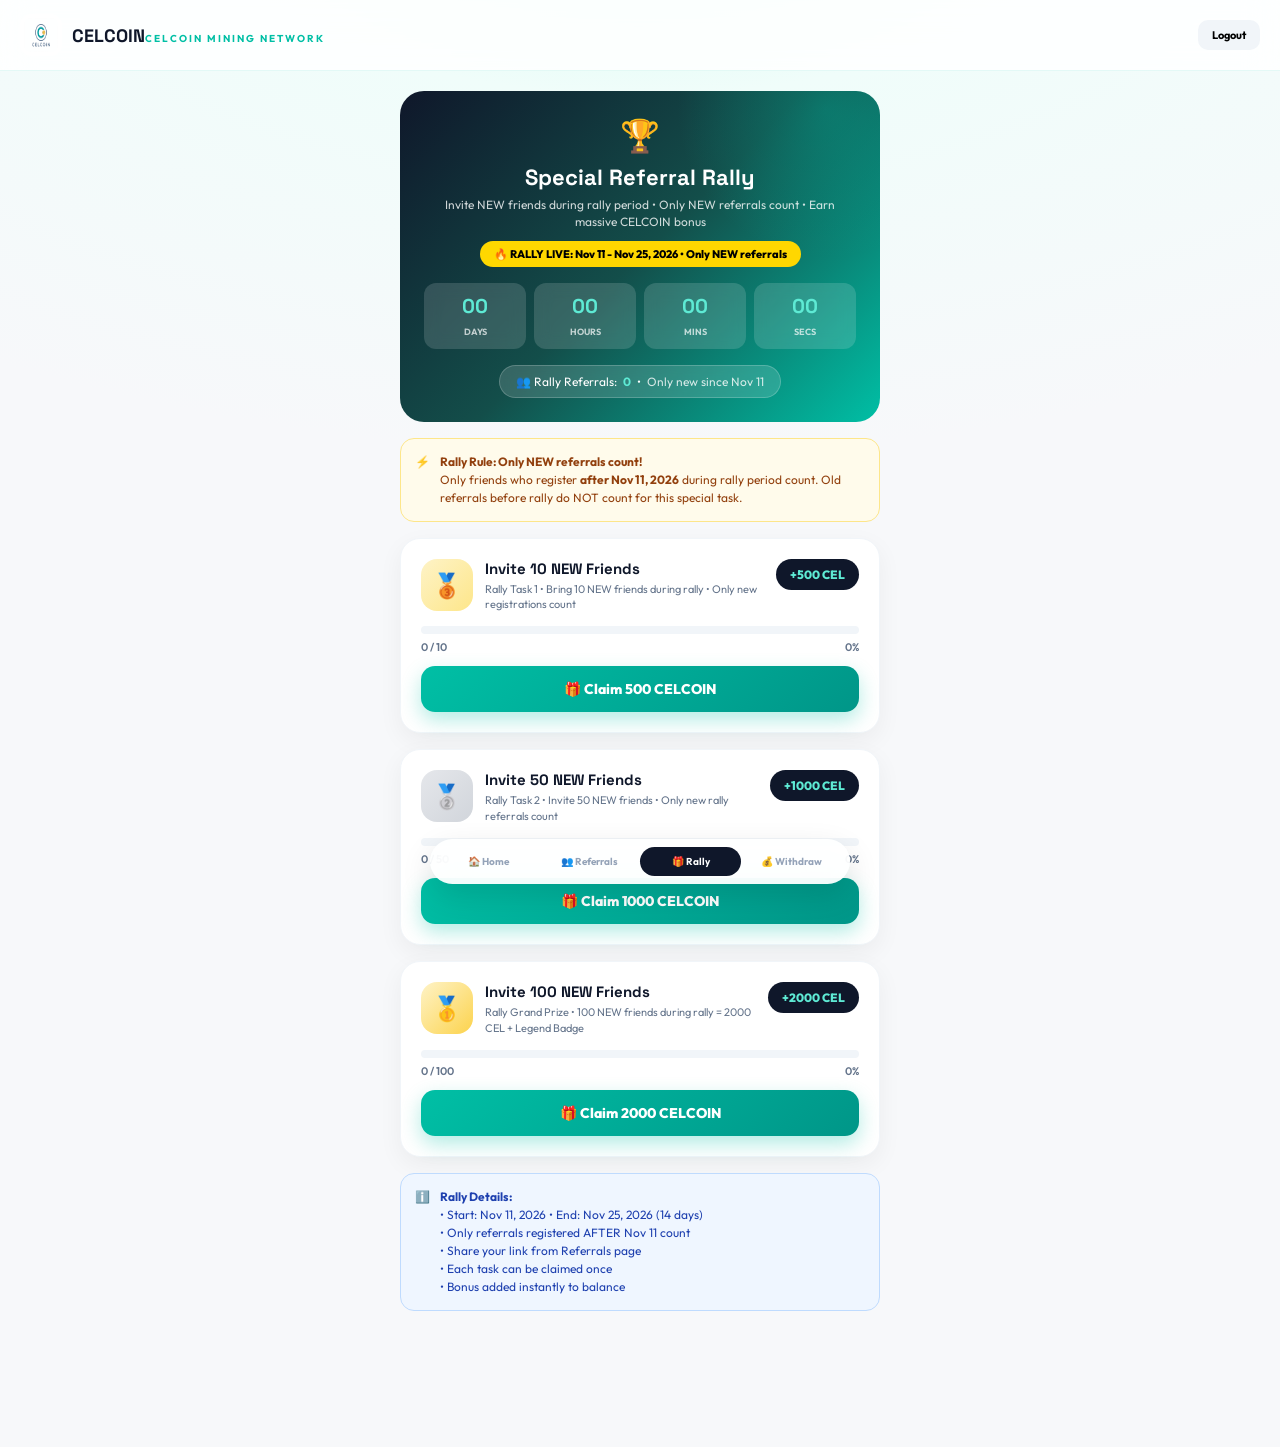
<file: task.html>
<!DOCTYPE html>
<html>
<head>
<title>Referral Rally - CELCOIN</title>
<meta name="viewport" content="width=device-width, initial-scale=1.0">
<link href="https://fonts.googleapis.com/css2?family=Outfit:wght@400;600;700;800&family=Space+Grotesk:wght@600;700&display=swap" rel="stylesheet">
<script src="https://api.backendless.com/sdk/js/latest/backendless.min.js"></script>
<style>
*{margin:0;padding:0;box-sizing:border-box;font-family:'Outfit',sans-serif}
body{background:radial-gradient(1200px 600px at 50% -10%, #ccfbf1 0%, #f0fdfa 40%, #f7f8fa 100%);min-height:100vh;padding-bottom:100px}
header{display:flex;justify-content:space-between;align-items:center;padding:14px 20px;background:rgba(255,255,255,0.85);backdrop-filter:blur(16px);border-bottom:1px solid rgba(0,191,165,0.1);position:sticky;top:0;z-index:20}
.logo-wrap{display:flex;align-items:center;gap:10px}
.logo-img{width:42px;height:42px;border-radius:12px;background:#fff;padding:4px}
.logo-text b{font-family:'Space Grotesk',sans-serif;font-size:18px;font-weight:800;color:#0f172a}
.logo-text span{font-size:10px;font-weight:700;letter-spacing:2px;color:#00bfa5;text-transform:uppercase}
.container{padding:20px;max-width:520px;margin:auto}
.hero{background:linear-gradient(135deg,#0f172a 0%, #134e4a 50%, #00bfa5 100%);color:#fff;padding:24px;border-radius:24px;text-align:center;margin-bottom:16px;position:relative;overflow:hidden}
.hero::before{content:'';position:absolute;top:-40%;right:-20%;width:300px;height:300px;background:radial-gradient(circle, rgba(0,191,165,0.3) 0%, transparent 70%)}
.hero h1{font-family:'Space Grotesk',sans-serif;font-size:22px;font-weight:800;position:relative}
.hero p{font-size:12px;opacity:0.8;margin-top:6px;position:relative;line-height:1.4}
.countdown{display:grid;grid-template-columns:repeat(4,1fr);gap:8px;margin:16px 0;position:relative}
.cd-box{background:rgba(255,255,255,0.15);backdrop-filter:blur(8px);border-radius:12px;padding:10px 4px}
.cd-box b{font-size:20px;color:#5eead4;display:block;font-family:'Space Grotesk',sans-serif}
.cd-box span{font-size:9px;color:rgba(255,255,255,0.7);font-weight:700;text-transform:uppercase}
.rally-badge{background:#FFD700;color:#000;padding:6px 14px;border-radius:20px;font-size:11px;font-weight:800;display:inline-flex;gap:6px;margin-top:10px;position:relative}
.task-card{background:#fff;border:1px solid #f1f5f9;border-radius:20px;padding:20px;margin-bottom:16px;box-shadow:0 8px 24px rgba(0,0,0,0.05);transition:all .2s}
.task-card.completed{border-color:#a7f3d0;background:linear-gradient(135deg,#ecfdf5,#f0fdfd)}
.task-card.locked{opacity:0.75}
.task-header{display:flex;justify-content:space-between;align-items:flex-start;gap:12px}
.task-icon{width:52px;height:52px;border-radius:16px;display:grid;place-items:center;font-size:24px;flex-shrink:0}
.task-icon.bronze{background:linear-gradient(135deg,#fef3c7,#fde68a)}
.task-icon.silver{background:linear-gradient(135deg,#e5e7eb,#d1d5db)}
.task-icon.gold{background:linear-gradient(135deg,#fef3c7,#fcd34d)}
.task-info{flex:1}
.task-info b{font-size:15px;color:#0f172a;display:block;font-family:'Space Grotesk',sans-serif}
.task-info span{font-size:11px;color:#64748b;display:block;margin-top:4px;line-height:1.4}
.task-reward{background:#0f172a;color:#5eead4;padding:8px 14px;border-radius:20px;font-size:12px;font-weight:800;display:flex;align-items:center;gap:6px}
.task-progress{margin-top:14px}
.progress-bar{height:8px;background:#f1f5f9;border-radius:20px;overflow:hidden}
.progress-fill{height:100%;background:linear-gradient(90deg,#00bfa5,#0f172a);transition:width .5s}
.progress-text{display:flex;justify-content:space-between;font-size:11px;color:#64748b;margin-top:6px;font-weight:600}
.btn{width:100%;padding:14px;border:none;border-radius:14px;font-size:14px;font-weight:800;cursor:pointer;margin-top:12px;display:flex;justify-content:center;align-items:center;gap:8px}
.btn-teal{background:linear-gradient(135deg,#00bfa5,#009688);color:#fff;box-shadow:0 8px 20px rgba(0,191,165,0.3)}
.btn-claimed{background:#ecfdf5;color:#065f46;border:1px solid #a7f3d0}
.btn:disabled{background:#e2e8f0;color:#94a3b8;cursor:not-allowed;box-shadow:none}
.alert{padding:14px;border-radius:14px;font-size:12px;line-height:1.5;display:flex;gap:10px;margin-bottom:16px}
.alert-green{background:#ecfdf5;border:1px solid #a7f3d0;color:#065f46}
.alert-yellow{background:#fffbeb;border:1px solid #fde68a;color:#92400e}
.alert-blue{background:#eff6ff;border:1px solid #bfdbfe;color:#1e40af}
.nav{position:fixed;bottom:16px;left:50%;transform:translateX(-50%);background:rgba(255,255,255,0.92);backdrop-filter:blur(20px);display:flex;justify-content:space-around;padding:8px;border-radius:24px;width:calc(100% - 32px);max-width:420px;box-shadow:0 12px 32px rgba(0,0,0,0.12)}
.nav a{flex:1;text-align:center;color:#94a3b8;text-decoration:none;font-size:10px;font-weight:700;display:flex;flex-direction:column;align-items:center;gap:4px;padding:8px}
.nav a.active{background:#0f172a;color:#fff;border-radius:16px}
</style>
</head>
<body>
<header>
  <div class="logo-wrap"><img src="[data-uri]" class="logo-img"><div class="logo-text"><b>CELCOIN</b><span>celcoin mining network</span></div></div>
  <button onclick="logout()" style="background:#f1f5f9;border:none;padding:8px 14px;border-radius:10px;font-weight:700;font-size:11px;cursor:pointer">Logout</button>
</header>
<div class="container">
  <div class="hero">
    <div style="font-size:32px;margin-bottom:8px">🏆</div>
    <h1>Special Referral Rally</h1>
    <p>Invite NEW friends during rally period • Only NEW referrals count • Earn massive CELCOIN bonus</p>
    <div class="rally-badge">🔥 RALLY LIVE: Nov 11 - Nov 25, 2026 • Only NEW referrals</div>
    <div class="countdown">
      <div class="cd-box"><b id="cdD">00</b><span>Days</span></div>
      <div class="cd-box"><b id="cdH">00</b><span>Hours</span></div>
      <div class="cd-box"><b id="cdM">00</b><span>Mins</span></div>
      <div class="cd-box"><b id="cdS">00</b><span>Secs</span></div>
    </div>
    <div style="background:rgba(255,255,255,0.15);backdrop-filter:blur(8px);border:1px solid rgba(255,255,255,0.2);display:inline-flex;padding:8px 16px;border-radius:20px;font-size:12px;gap:6px;position:relative">
      👥 Rally Referrals: <b id="totalReferrals" style="color:#5eead4">0</b> • <span id="rallyInfo" style="opacity:0.8">Only new since Nov 11</span>
    </div>
  </div>
  <div class="alert alert-yellow"><span>⚡</span><div><b>Rally Rule: Only NEW referrals count!</b><br>Only friends who register <b>after Nov 11, 2026</b> during rally period count. Old referrals before rally do NOT count for this special task.</div></div>
  <!-- TASK 1: 10 NEW Friends = 500 CEL -->
  <div class="task-card" id="task10">
    <div class="task-header">
      <div class="task-icon bronze">🥉</div>
      <div class="task-info">
        <b>Invite 10 NEW Friends</b>
        <span>Rally Task 1 • Bring 10 NEW friends during rally • Only new registrations count</span>
      </div>
      <div class="task-reward">+500 CEL</div>
    </div>
    <div class="task-progress">
      <div class="progress-bar"><div class="progress-fill" id="progress10" style="width:0%"></div></div>
      <div class="progress-text"><span id="text10">0 / 10</span><span id="percent10">0%</span></div>
    </div>
    <button class="btn btn-teal" id="btn10" onclick="claimTask(10, 500)">🎁 Claim 500 CELCOIN</button>
  </div>
  <!-- TASK 2: 50 NEW Friends = 1000 CEL -->
  <div class="task-card" id="task50">
    <div class="task-header">
      <div class="task-icon silver">🥈</div>
      <div class="task-info">
        <b>Invite 50 NEW Friends</b>
        <span>Rally Task 2 • Invite 50 NEW friends • Only new rally referrals count</span>
      </div>
      <div class="task-reward">+1000 CEL</div>
    </div>
    <div class="task-progress">
      <div class="progress-bar"><div class="progress-fill" id="progress50" style="width:0%"></div></div>
      <div class="progress-text"><span id="text50">0 / 50</span><span id="percent50">0%</span></div>
    </div>
    <button class="btn btn-teal" id="btn50" onclick="claimTask(50, 1000)">🎁 Claim 1000 CELCOIN</button>
  </div>
  <!-- TASK 3: 100 NEW Friends = 2000 CEL -->
  <div class="task-card" id="task100">
    <div class="task-header">
      <div class="task-icon gold">🥇</div>
      <div class="task-info">
        <b>Invite 100 NEW Friends</b>
        <span>Rally Grand Prize • 100 NEW friends during rally = 2000 CEL + Legend Badge</span>
      </div>
      <div class="task-reward">+2000 CEL</div>
    </div>
    <div class="task-progress">
      <div class="progress-bar"><div class="progress-fill" id="progress100" style="width:0%"></div></div>
      <div class="progress-text"><span id="text100">0 / 100</span><span id="percent100">0%</span></div>
    </div>
    <button class="btn btn-teal" id="btn100" onclick="claimTask(100, 2000)">🎁 Claim 2000 CELCOIN</button>
  </div>
  <div class="alert alert-blue"><span>ℹ️</span><div><b>Rally Details:</b><br>• Start: Nov 11, 2026 • End: Nov 25, 2026 (14 days)<br>• Only referrals registered AFTER Nov 11 count<br>• Share your link from Referrals page<br>• Each task can be claimed once<br>• Bonus added instantly to balance</div></div>
</div>
<div class="nav">
  <a href="dashboard.html">🏠 Home</a>
  <a href="referrals.html">👥 Referrals</a>
  <a href="task.html" class="active">🎁 Rally</a>
  <a href="withdraw.html">💰 Withdraw</a>
</div>
<script>
Backendless.initApp('9FCDC961-9B0A-4C69-B461-93E55A07BA66', '1D7B1EB4-11B4-4FE9-99D6-D146155BA699');
let currentUserEmail = localStorage.getItem('userEmail');
let currentUserId = localStorage.getItem('userId');
if(!currentUserEmail) window.location='index.html';
// RALLY CONFIG - Only new referrals count
const RALLY_START = new Date('2026-11-11T00:00:00');
const RALLY_END = new Date('2026-11-25T23:59:59');
let user=null;
let rallyReferralsCount=0;
function updateCountdown(){
  let now=new Date();
  let diff=RALLY_END-now;
  if(diff<=0){
    document.getElementById('cdD').innerText='00';
    document.getElementById('cdH').innerText='00';
    document.getElementById('cdM').innerText='00';
    document.getElementById('cdS').innerText='00';
    return;
  }
  document.getElementById('cdD').innerText=String(Math.floor(diff/86400000)).padStart(2,'0');
  document.getElementById('cdH').innerText=String(Math.floor((diff%86400000)/3600000)).padStart(2,'0');
  document.getElementById('cdM').innerText=String(Math.floor((diff%3600000)/60000)).padStart(2,'0');
  document.getElementById('cdS').innerText=String(Math.floor((diff%60000)/1000)).padStart(2,'0');
}
setInterval(updateCountdown,1000);
updateCountdown();
async function loadData(){
  try{
    user = await Backendless.Data.of("Users").findById(currentUserId);
    // Rally: Only NEW referrals since RALLY_START
    let where = "(referredBy = '" + currentUserEmail + "' OR referral = '" + currentUserEmail + "')";
    let allReferred = [];
    try{
      allReferred = await Backendless.Data.of("Users").find({where: where, pageSize: 100, sortBy: ["created ASC"]});
    }catch(e){ allReferred=[]; }
    // Filter only new referrals created after RALLY_START
    let rallyFiltered = allReferred.filter(u=>{
      if(!u.created) return false;
      let createdTime = new Date(u.created).getTime();
      return createdTime >= RALLY_START.getTime();
    });
    
    rallyReferralsCount = rallyFiltered.length;
    document.getElementById('totalReferrals').innerText = rallyReferralsCount;
    document.getElementById('rallyInfo').innerText = 'Only new since Nov 11 • '+allReferred.length+' total, '+rallyReferralsCount+' rally';
    updateTaskUI(10, rallyReferralsCount);
    updateTaskUI(50, rallyReferralsCount);
    updateTaskUI(100, rallyReferralsCount);
    await checkClaimedTasks();
  }catch(e){ console.log(e); }
}
function updateTaskUI(target, current){
  let pct = Math.min(100, Math.floor((current/target)*100));
  let prog=document.getElementById('progress'+target);
  let txt=document.getElementById('text'+target);
  let perc=document.getElementById('percent'+target);
  let btn=document.getElementById('btn'+target);
  let card=document.getElementById('task'+target);
  if(prog) prog.style.width=pct+'%';
  if(txt) txt.innerText=Math.min(current,target)+' / '+target+' NEW';
  if(perc) perc.innerText=pct+'%';
  if(current>=target){
    card.classList.remove('locked');
    btn.disabled=false;
    btn.innerText='🎁 Claim '+(target===10?'500':target===50?'1000':'2000')+' CELCOIN';
  } else {
    card.classList.add('locked');
    btn.disabled=true;
    btn.innerText='🔒 Need '+(target-current)+' more NEW friends';
  }
}
async function checkClaimedTasks(){
  try{
    let where="ownerId = '"+currentUserId+"'";
    let claims=await Backendless.Data.of("TaskClaims").find({where: where, pageSize: 100});
    claims.forEach(c=>{
      let t=c.taskType||c.task||c.rallyTask;
      let target=0;
      if(t==10 || c.reward==500) target=10;
      if(t==50 || c.reward==1000) target=50;
      if(t==100 || c.reward==2000) target=100;
      if(target>0){
        let btn=document.getElementById('btn'+target);
        let card=document.getElementById('task'+target);
        if(btn){ btn.innerText='✅ Claimed - '+(target===10?'500':target===50?'1000':'2000')+' CEL Added (Rally)'; btn.className='btn btn-claimed'; btn.disabled=true; }
        if(card) card.classList.add('completed');
      }
    });
  }catch(e){}
}
async function claimTask(target, reward){
  let btn=document.getElementById('btn'+target);
  if(rallyReferralsCount < target) return alert('Rally Task: You need '+target+' NEW referrals since Nov 11.\nYou have '+rallyReferralsCount+' NEW rally referrals.\nOld referrals before Nov 11 do NOT count.');
  btn.disabled=true;
  btn.innerText='Claiming...';
  try{
    let where="ownerId = '"+currentUserId+"' AND taskType = '"+target+"' AND rally = true";
    let existing=[];
    try{ existing=await Backendless.Data.of("TaskClaims").find({where: where}); }catch(e){}
    // Also check general claim to avoid double
    let where2="ownerId = '"+currentUserId+"' AND taskType = '"+target+"'";
    let existing2=[];
    try{ existing2=await Backendless.Data.of("TaskClaims").find({where: where2}); }catch(e){}
    if(existing.length>0 || existing2.length>0) return alert('You already claimed this rally task!');
    user.balance=(user.balance||0)+reward;
    await Backendless.Data.of("Users").save(user);
    await Backendless.Data.of("TaskClaims").save({
      ownerId: currentUserId,
      userEmail: currentUserEmail,
      taskType: target.toString(),
      task: target.toString(),
      rally: true,
      rallyTask: true,
      reward: reward,
      referralsCount: rallyReferralsCount,
      rallyReferralsCount: rallyReferralsCount,
      rallyStart: RALLY_START.toISOString(),
      claimedAt: new Date().toISOString(),
      isNewReferralsOnly: true
    });
    alert('🎉 Rally Bonus Claimed!\nYou invited '+rallyReferralsCount+' NEW friends during rally!\n+'+reward+' CELCOIN added!\nNew balance: '+user.balance+' CEL');
    btn.innerText='✅ Claimed - '+reward+' CEL Added (Rally)';
    btn.className='btn btn-claimed';
    document.getElementById('task'+target).classList.add('completed');
  }catch(e){
    alert('Error: '+e.message);
    btn.disabled=false;
    btn.innerText='🎁 Claim '+reward+' CELCOIN';
  }
}
function logout(){ localStorage.clear(); window.location='index.html'; }
loadData();
</script>
</body>
</html>
</file>
